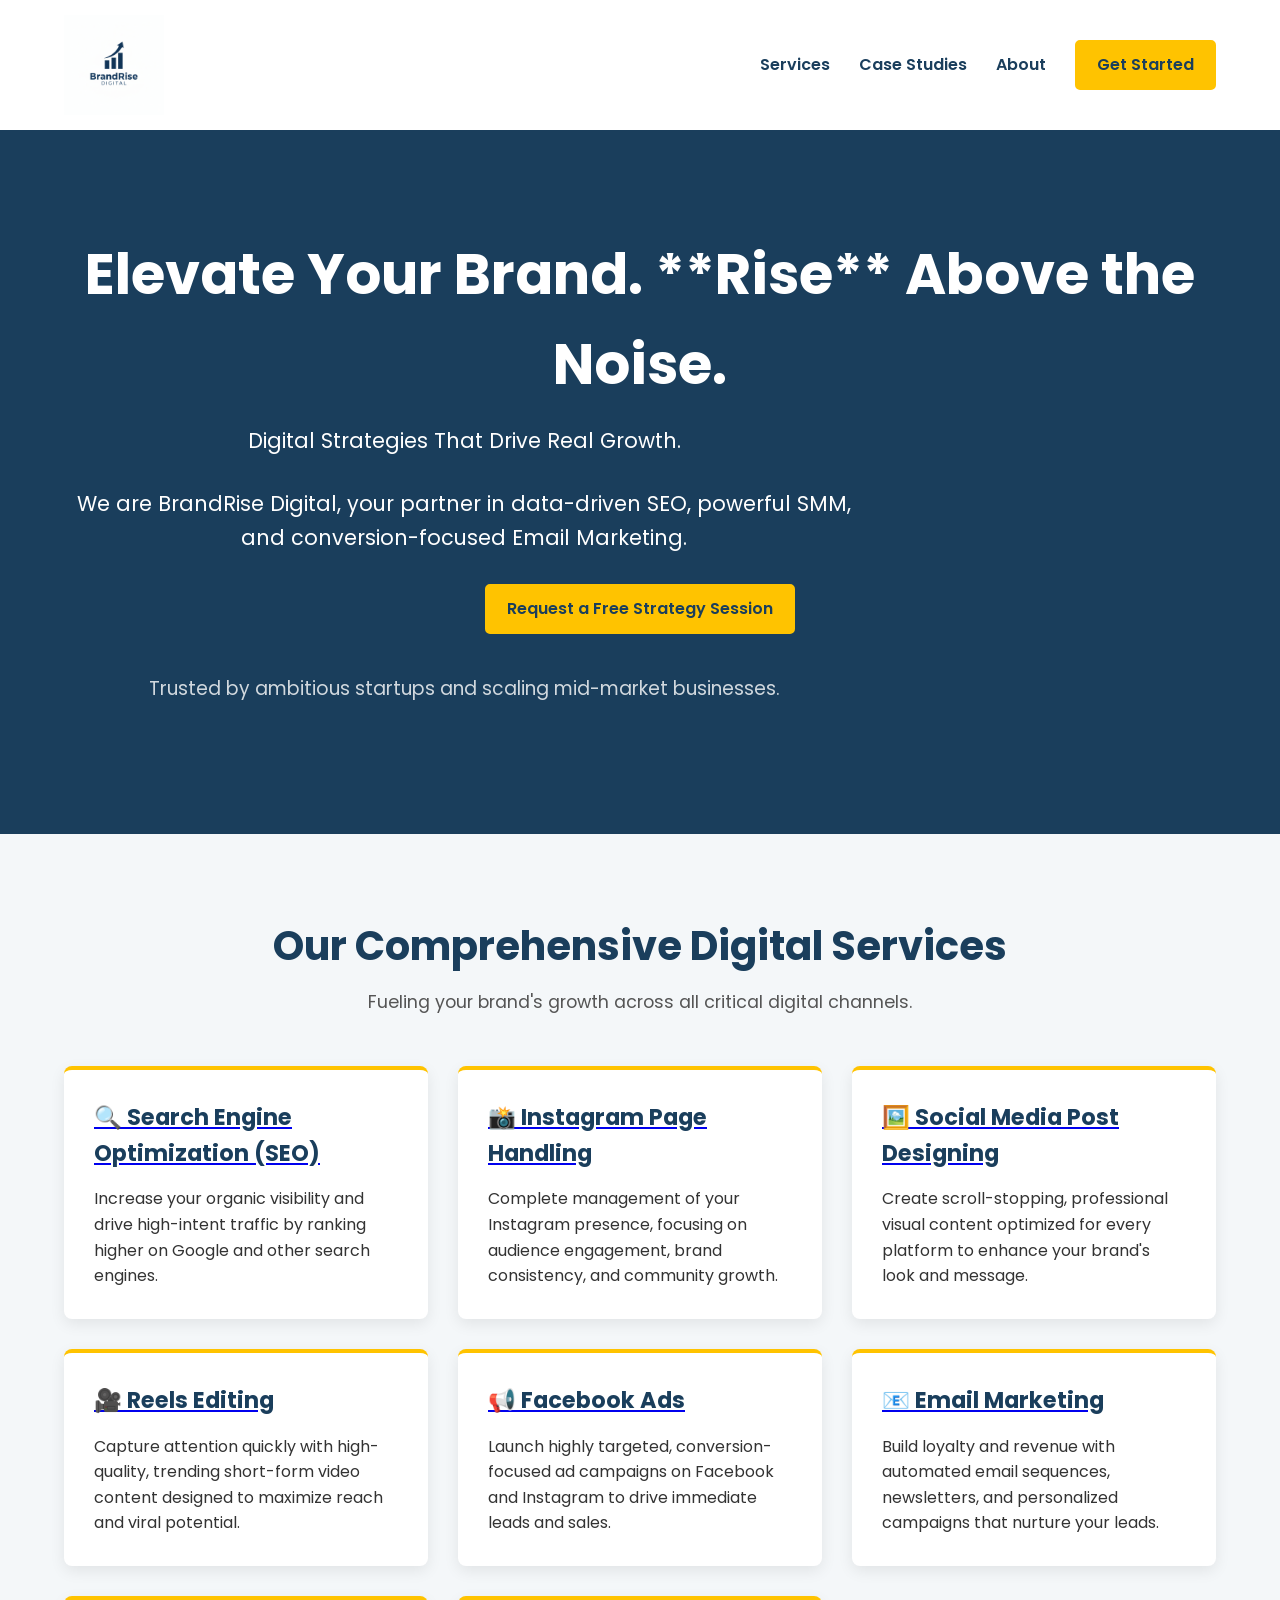
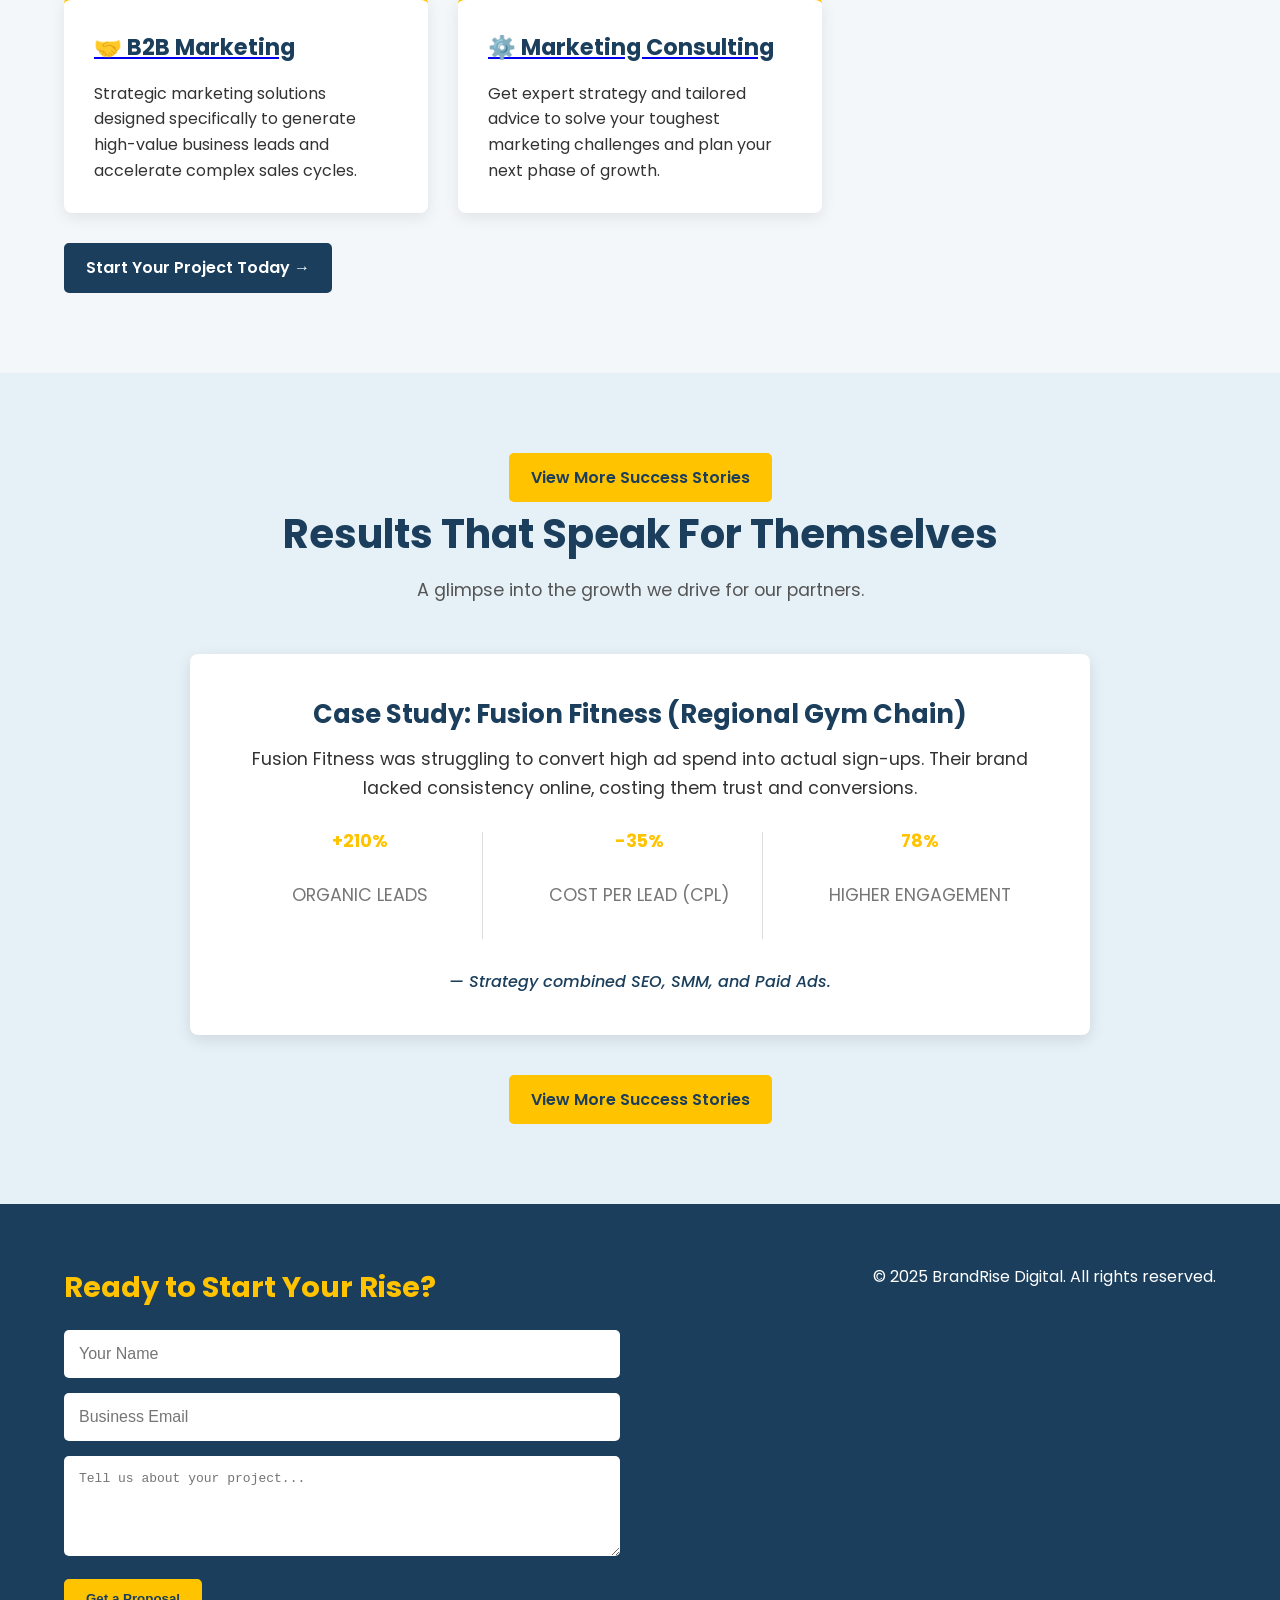
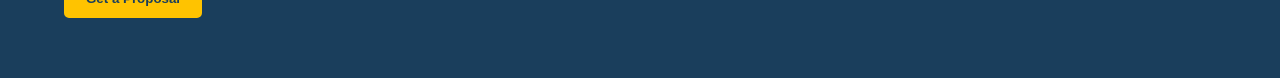
<file: index.html>
<!DOCTYPE html>
<html lang="en">
<head>
    <meta charset="UTF-8">
    <meta name="viewport" content="width=device-width, initial-scale=1.0">
    <title>BrandRise Digital | Elevate Your Digital Success</title>
    <link rel="stylesheet" href="styles.css">
    <link href="https://fonts.googleapis.com/css2?family=Poppins:wght@400;600;700&display=swap" rel="stylesheet">
</head>
<body>

    <header class="main-header">
        <div class="logo">
            <a href="/index.html">
                <img src="./brand logo.png" alt="BrandRise Digital Logo" class="brand-logo">
            </a>
        </div>
        <nav class="desktop-nav">
            <a href="#services">Services</a>
            <a href="#case-studies">Case Studies</a>
           <a href="#" onclick="openModal('about-modal'); return false;">About</a>
            <a href="./contact.html" class="cta-button">Get Started</a>
        </nav>
        <button class="menu-toggle">☰</button>
    </header>

    <section class="hero-section">
        <div class="hero-content">
            <h1>Elevate Your Brand. **Rise** Above the Noise.</h1>
            
            <p>Digital Strategies That Drive Real Growth.</p>
            
            <p>We are BrandRise Digital, your partner in data-driven SEO, powerful SMM, and conversion-focused Email Marketing.</p>
            <a href="#contact" class="primary-cta">Request a Free Strategy Session</a>
            <div class="trust-bar">
                <p>Trusted by ambitious startups and scaling mid-market businesses.</p>
            </div>
        </div>
    </section>

    <section id="services" class="services-section scroll-reveal">
        <h2>Our Comprehensive Digital Services</h2>
        <p class="section-subtitle">Fueling your brand's growth across all critical digital channels.</p>
        
        <div class="services-grid">
            
           <div class="service-card">
               <a href="./seo.html">  <h3>🔍 Search Engine Optimization (SEO)</h3></a>
                <p>Increase your organic visibility and drive high-intent traffic by ranking higher on Google and other search engines.</p>
            </div>
            
            <div class="service-card">
                <a href="./instagram-handling.html"> <h3>📸 Instagram Page Handling</h3></a>
                <p>Complete management of your Instagram presence, focusing on audience engagement, brand consistency, and community growth.</p>
            </div>
            
            <div class="service-card">
              <a href="./smm.html"> <h3>🖼️ Social Media Post Designing</h3></a>
                <p>Create scroll-stopping, professional visual content optimized for every platform to enhance your brand's look and message.</p>
            </div>
            
            <div class="service-card">
               <a href="./editing.html">  <h3>🎥 Reels Editing</h3></a>
                <p>Capture attention quickly with high-quality, trending short-form video content designed to maximize reach and viral potential.</p>
            </div>
            
            <div class="service-card">
                <a href="./paid-ads.html"> <h3>📢 Facebook Ads</h3></a>
                <p>Launch highly targeted, conversion-focused ad campaigns on Facebook and Instagram to drive immediate leads and sales.</p>
            </div>
            
            <div class="service-card">
                <a href="./email-marketing.html"><h3>📧 Email Marketing</h3></a>
                <p>Build loyalty and revenue with automated email sequences, newsletters, and personalized campaigns that nurture your leads.</p>
            </div>
            
            <div class="service-card">
                <a href="./b2b-marketing.html"><h3>🤝 B2B Marketing</h3></a>
                <p>Strategic marketing solutions designed specifically to generate high-value business leads and accelerate complex sales cycles.</p>
            </div>
            
            <div class="service-card">
                <a href="./consulting.html"><h3>⚙️ Marketing Consulting</h3></a>
                <p>Get expert strategy and tailored advice to solve your toughest marketing challenges and plan your next phase of growth.</p>
            </div>

        </div>
        
        <a href="#contact" class="secondary-cta">Start Your Project Today &rarr;</a>
    </section>

    <section id="case-studies" class="case-study-preview scroll-reveal">
        <a href="/case-studies.html" class="primary-cta">View More Success Stories</a>
        <h2>Results That Speak For Themselves</h2>
        <p class="section-subtitle">A glimpse into the growth we drive for our partners.</p>
        
        <div class="case-study-summary">
            <h3>Case Study: Fusion Fitness (Regional Gym Chain)</h3>
            <p>Fusion Fitness was struggling to convert high ad spend into actual sign-ups. Their brand lacked consistency online, costing them trust and conversions.</p>
            
            <div class="results-grid">
                <div class="metric-box">
                    <p class="result-number">+210%</p>
                    <p class="result-label">Organic Leads</p>
                </div>
                <div class="metric-box">
                    <p class="result-number">-35%</p>
                    <p class="result-label">Cost Per Lead (CPL)</p>
                </div>
                <div class="metric-box">
                    <p class="result-number">78%</p>
                    <p class="result-label">Higher Engagement</p>
                </div>
            </div>
            
            <span class="client-name">— Strategy combined SEO, SMM, and Paid Ads.</span>
        </div>
        
        <a href="/case-studies.html" class="primary-cta">View More Success Stories</a>
    </section>
    
    <footer id="contact" class="scroll-reveal">
        <div class="footer-content">
            <div class="contact-form-area">
                <h3>Ready to Start Your Rise?</h3>
                <form action="https://formspree.io/f/xdkjnrko" method="POST">

                    <input type="text" placeholder="Your Name" required>
                    <input type="email" placeholder="Business Email" required>
                    <textarea placeholder="Tell us about your project..." required></textarea>
                    <button type="submit" class="primary-cta">Get a Proposal</button>
                </form>
            </div>
            <div class="footer-info">
                <p>&copy; 2025 BrandRise Digital. All rights reserved.</p>
                </div>
        </div>
    </footer>
<div id="about-modal" class="modal">
        <div class="modal-content">
            <span class="close-button" onclick="closeModal('about-modal');">&times;</span>
            
            <div class="modal-body">
                <h2>Our Story: Why BrandRise Digital?</h2>
                
                <div class="about-section">
                    <h3>1. Our Mission: Beyond Clicks</h3>
                    <p>At **BrandRise Digital**, our mission is simple: to transform ambitious businesses into market leaders through intelligent, data-led digital marketing. We saw a need for an agency that truly connects strategy with tangible business outcomes. We cut through the digital noise to deliver solutions that don't just look good, but perform exceptionally.</p>
                </div>
                
                <div class="about-section">
                    <h3>2. Our Approach: Strategy First</h3>
                    <p>Our process is built on clarity and precision:</p>
                    <ul>
                        <li>**Audit & Define:** We begin by deeply understanding your business, your market, and your competitors.</li>
                        <li>**Custom Strategy:** We craft a holistic plan using your full suite of services (SEO, Social, Email) tailored specifically to your conversion goals.</li>
                        <li>**Execute & Optimize:** We deploy campaigns with precision, constantly monitoring performance and optimizing based on real-time data to ensure maximum ROI.</li>
                    </ul>
                </div>
                
                <div class="about-section">
                    <h3>3. Our People: Your Growth Team</h3>
                    <p>BrandRise Digital is powered by a dedicated team of specialists in content, search, paid media, and B2B strategy. We are committed to transparency, communicating results clearly, and celebrating every milestone achieved together. When you choose BrandRise, you gain a dedicated partner committed to seeing your brand rise to the top.</p>
                </div>

            </div>
        </div>
    </div>
    <script src="script.js"></script>
    
</body>
</html>
</file>
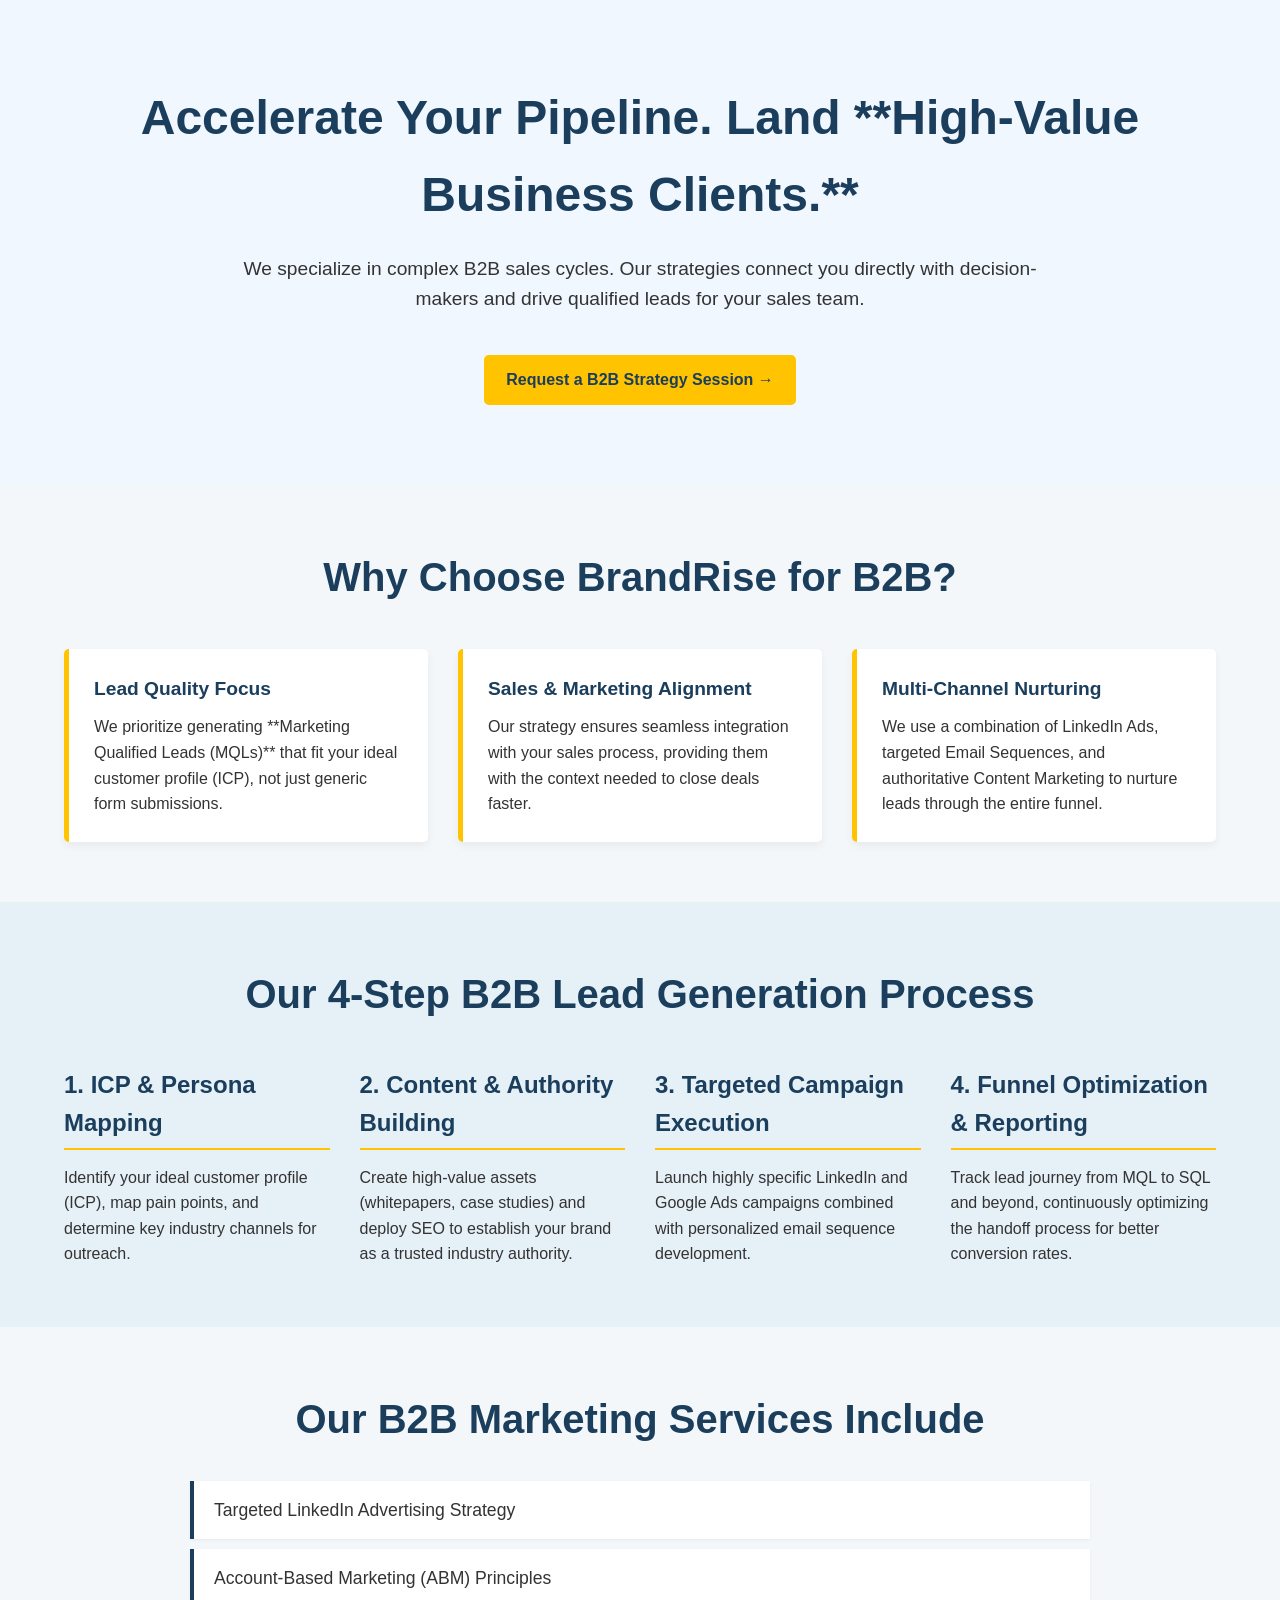
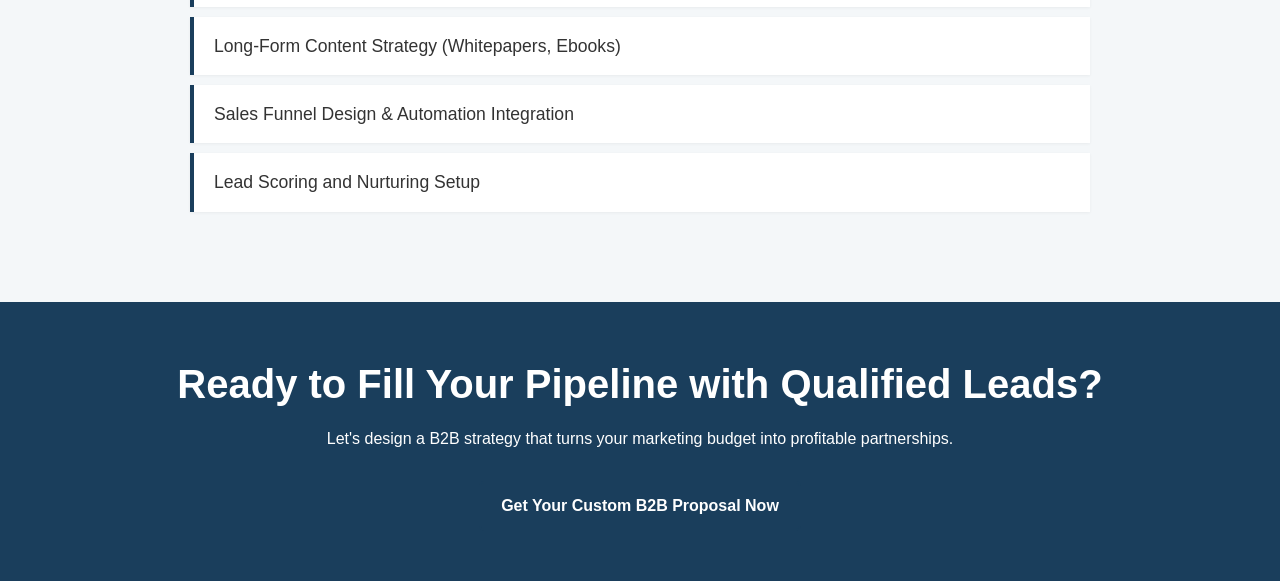
<file: b2b-marketing.html>
<!DOCTYPE html>
<html lang="en">
<head>
    <meta charset="UTF-8">
    <meta name="viewport" content="width=device-width, initial-scale=1.0">
    <title>B2B Marketing Services | BrandRise Digital</title>
    <link rel="stylesheet" href="styles.css">
</head>
<body>
    <main>
        <section class="service-hero">
            <div class="container">
                <h1>Accelerate Your Pipeline. Land **High-Value Business Clients.**</h1>
                <p class="subhead">We specialize in complex B2B sales cycles. Our strategies connect you directly with decision-makers and drive qualified leads for your sales team.</p>
                <a href="#contact-b2b" class="primary-cta">Request a B2B Strategy Session &rarr;</a>
            </div>
        </section>

        <section class="why-seo">
            <h2>Why Choose BrandRise for B2B?</h2>
            <div class="points-grid">
                <div>
                    <h3>Lead Quality Focus</h3>
                    <p>We prioritize generating **Marketing Qualified Leads (MQLs)** that fit your ideal customer profile (ICP), not just generic form submissions.</p>
                </div>
                <div>
                    <h3>Sales & Marketing Alignment</h3>
                    <p>Our strategy ensures seamless integration with your sales process, providing them with the context needed to close deals faster.</p>
                </div>
                <div>
                    <h3>Multi-Channel Nurturing</h3>
                    <p>We use a combination of LinkedIn Ads, targeted Email Sequences, and authoritative Content Marketing to nurture leads through the entire funnel.</p>
                </div>
            </div>
        </section>

        <section class="seo-process">
            <h2>Our 4-Step B2B Lead Generation Process</h2>
            
            <div class="process-steps">
                <div class="step">
                    <h3>1. ICP & Persona Mapping</h3>
                    <p>Identify your ideal customer profile (ICP), map pain points, and determine key industry channels for outreach.</p>
                </div>
                <div class="step">
                    <h3>2. Content & Authority Building</h3>
                    <p>Create high-value assets (whitepapers, case studies) and deploy SEO to establish your brand as a trusted industry authority.</p>
                </div>
                <div class="step">
                    <h3>3. Targeted Campaign Execution</h3>
                    <p>Launch highly specific LinkedIn and Google Ads campaigns combined with personalized email sequence development.</p>
                </div>
                <div class="step">
                    <h3>4. Funnel Optimization & Reporting</h3>
                    <p>Track lead journey from MQL to SQL and beyond, continuously optimizing the handoff process for better conversion rates.</p>
                </div>
            </div>
        </section>

        <section class="seo-offerings">
            <h2>Our B2B Marketing Services Include</h2>
            <ul>
                <li>Targeted LinkedIn Advertising Strategy</li>
                <li>Account-Based Marketing (ABM) Principles</li>
                <li>Long-Form Content Strategy (Whitepapers, Ebooks)</li>
                <li>Sales Funnel Design & Automation Integration</li>
                <li>Lead Scoring and Nurturing Setup</li>
            </ul>
        </section>

        <section id="contact-b2b" class="cta-banner">
            <h2>Ready to Fill Your Pipeline with Qualified Leads?</h2>
            <p>Let's design a B2B strategy that turns your marketing budget into profitable partnerships.</p>
            <a href="/contact.html" class="secondary-cta">Get Your Custom B2B Proposal Now</a>
        </section>
    </main>
    
    </body>
</html>
</file>
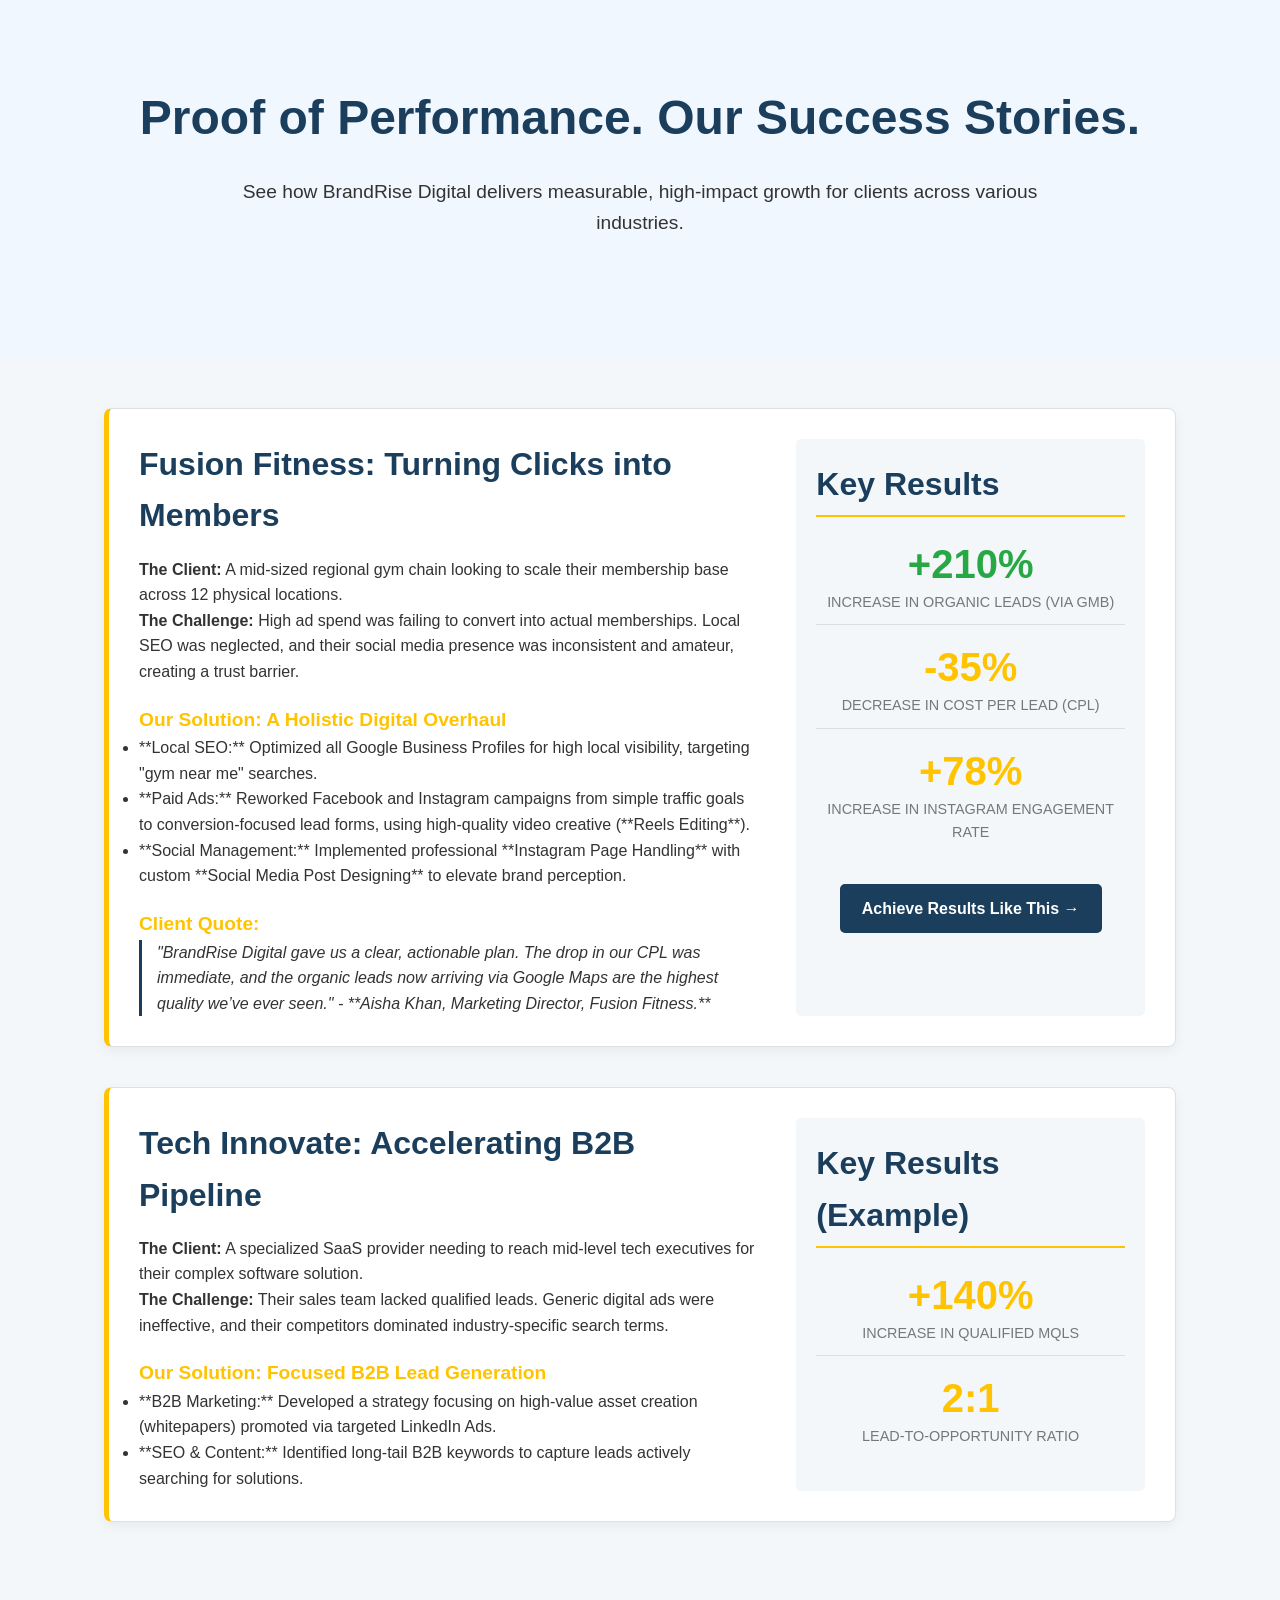
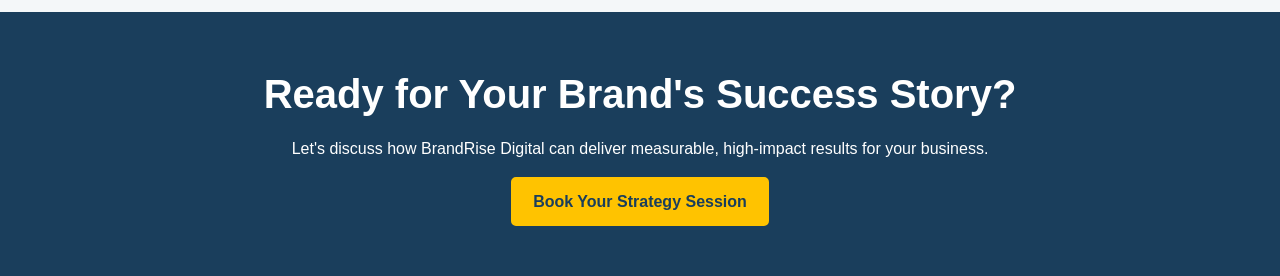
<file: case-studies.html>
<!DOCTYPE html>
<html lang="en">
<head>
    <meta charset="UTF-8">
    <meta name="viewport" content="width=device-width, initial-scale=1.0">
    <title>Case Studies & Success Stories | BrandRise Digital</title>
    <link rel="stylesheet" href="styles.css">
    <style>
        /* Specific styles for the Case Studies page */
        .case-study-list {
            max-width: 1200px;
            margin: 0 auto;
            padding: 50px 5%;
        }
        .study-card {
            background-color: var(--light-bg);
            border: 1px solid #e0e0e0;
            border-left: 5px solid var(--brand-accent);
            padding: 30px;
            margin-bottom: 40px;
            border-radius: 8px;
            box-shadow: 0 4px 12px rgba(0, 0, 0, 0.05);
            display: flex;
            gap: 40px;
        }
        .study-details {
            flex: 2;
        }
        .study-metrics {
            flex: 1;
            background-color: #f4f7f9;
            padding: 20px;
            border-radius: 5px;
            text-align: center;
        }
        .study-card h3 {
            color: var(--brand-blue);
            font-size: 2em;
            margin-bottom: 15px;
        }
        .study-card h4 {
            color: var(--brand-accent);
            margin-top: 20px;
            font-size: 1.2em;
        }
        .key-results .metric-box {
            border-right: none;
            border-bottom: 1px solid #ddd;
            padding: 10px 0;
            margin-bottom: 10px;
        }
        .key-results .metric-box:last-child {
            border-bottom: none;
        }
        
        @media (max-width: 900px) {
            .study-card {
                flex-direction: column;
            }
        }
    </style>
</head>
<body>
    <section class="service-hero">
        <div class="container">
            <h1>Proof of Performance. Our Success Stories.</h1>
            <p class="subhead">See how BrandRise Digital delivers measurable, high-impact growth for clients across various industries.</p>
        </div>
    </section>

    <div class="case-study-list">
        
        <div class="study-card">
            <div class="study-details">
                <h3>Fusion Fitness: Turning Clicks into Members</h3>
                <p><strong>The Client:</strong> A mid-sized regional gym chain looking to scale their membership base across 12 physical locations.</p>
                <p><strong>The Challenge:</strong> High ad spend was failing to convert into actual memberships. Local SEO was neglected, and their social media presence was inconsistent and amateur, creating a trust barrier.</p>
                
                <h4>Our Solution: A Holistic Digital Overhaul</h4>
                <ul>
                    <li>**Local SEO:** Optimized all Google Business Profiles for high local visibility, targeting "gym near me" searches.</li>
                    <li>**Paid Ads:** Reworked Facebook and Instagram campaigns from simple traffic goals to conversion-focused lead forms, using high-quality video creative (**Reels Editing**).</li>
                    <li>**Social Management:** Implemented professional **Instagram Page Handling** with custom **Social Media Post Designing** to elevate brand perception.</li>
                </ul>

                <h4>Client Quote:</h4>
                <blockquote style="border-left: 3px solid var(--brand-blue); padding-left: 15px; font-style: italic;">"BrandRise Digital gave us a clear, actionable plan. The drop in our CPL was immediate, and the organic leads now arriving via Google Maps are the highest quality we’ve ever seen." - **Aisha Khan, Marketing Director, Fusion Fitness.**</blockquote>
            </div>

            <div class="study-metrics study-details">
                <h3 style="color: var(--brand-blue); border-bottom: 2px solid var(--brand-accent); padding-bottom: 5px; text-align: left;">Key Results</h3>
                <div class="key-results">
                    <div class="metric-box">
                        <p class="result-number" style="color: #28a745;">+210%</p>
                        <p class="result-label">Increase in Organic Leads (via GMB)</p>
                    </div>
                    <div class="metric-box">
                        <p class="result-number">-35%</p>
                        <p class="result-label">Decrease in Cost Per Lead (CPL)</p>
                    </div>
                    <div class="metric-box">
                        <p class="result-number">+78%</p>
                        <p class="result-label">Increase in Instagram Engagement Rate</p>
                    </div>
                </div>
                <a href="/contact.html" class="secondary-cta" style="margin-top: 20px;">Achieve Results Like This &rarr;</a>
            </div>
        </div>

        <div class="study-card">
            <div class="study-details">
                <h3>Tech Innovate: Accelerating B2B Pipeline</h3>
                <p><strong>The Client:</strong> A specialized SaaS provider needing to reach mid-level tech executives for their complex software solution.</p>
                <p><strong>The Challenge:</strong> Their sales team lacked qualified leads. Generic digital ads were ineffective, and their competitors dominated industry-specific search terms.</p>
                
                <h4>Our Solution: Focused B2B Lead Generation</h4>
                <ul>
                    <li>**B2B Marketing:** Developed a strategy focusing on high-value asset creation (whitepapers) promoted via targeted LinkedIn Ads.</li>
                    <li>**SEO & Content:** Identified long-tail B2B keywords to capture leads actively searching for solutions.</li>
                </ul>
            </div>
            <div class="study-metrics study-details">
                <h3 style="color: var(--brand-blue); border-bottom: 2px solid var(--brand-accent); padding-bottom: 5px; text-align: left;">Key Results (Example)</h3>
                <div class="key-results">
                    <div class="metric-box">
                        <p class="result-number">+140%</p>
                        <p class="result-label">Increase in Qualified MQLs</p>
                    </div>
                    <div class="metric-box">
                        <p class="result-number">2:1</p>
                        <p class="result-label">Lead-to-Opportunity Ratio</p>
                    </div>
                </div>
            </div>
        </div>

    </div>

    <section id="contact-cta" class="cta-banner" style="margin-top: 0;">
        <h2>Ready for Your Brand's Success Story?</h2>
        <p>Let's discuss how BrandRise Digital can deliver measurable, high-impact results for your business.</p>
        <a href="/contact.html" class="primary-cta" style="margin-top: 15px;">Book Your Strategy Session</a>
    </section>

    </body>
</html>
</file>
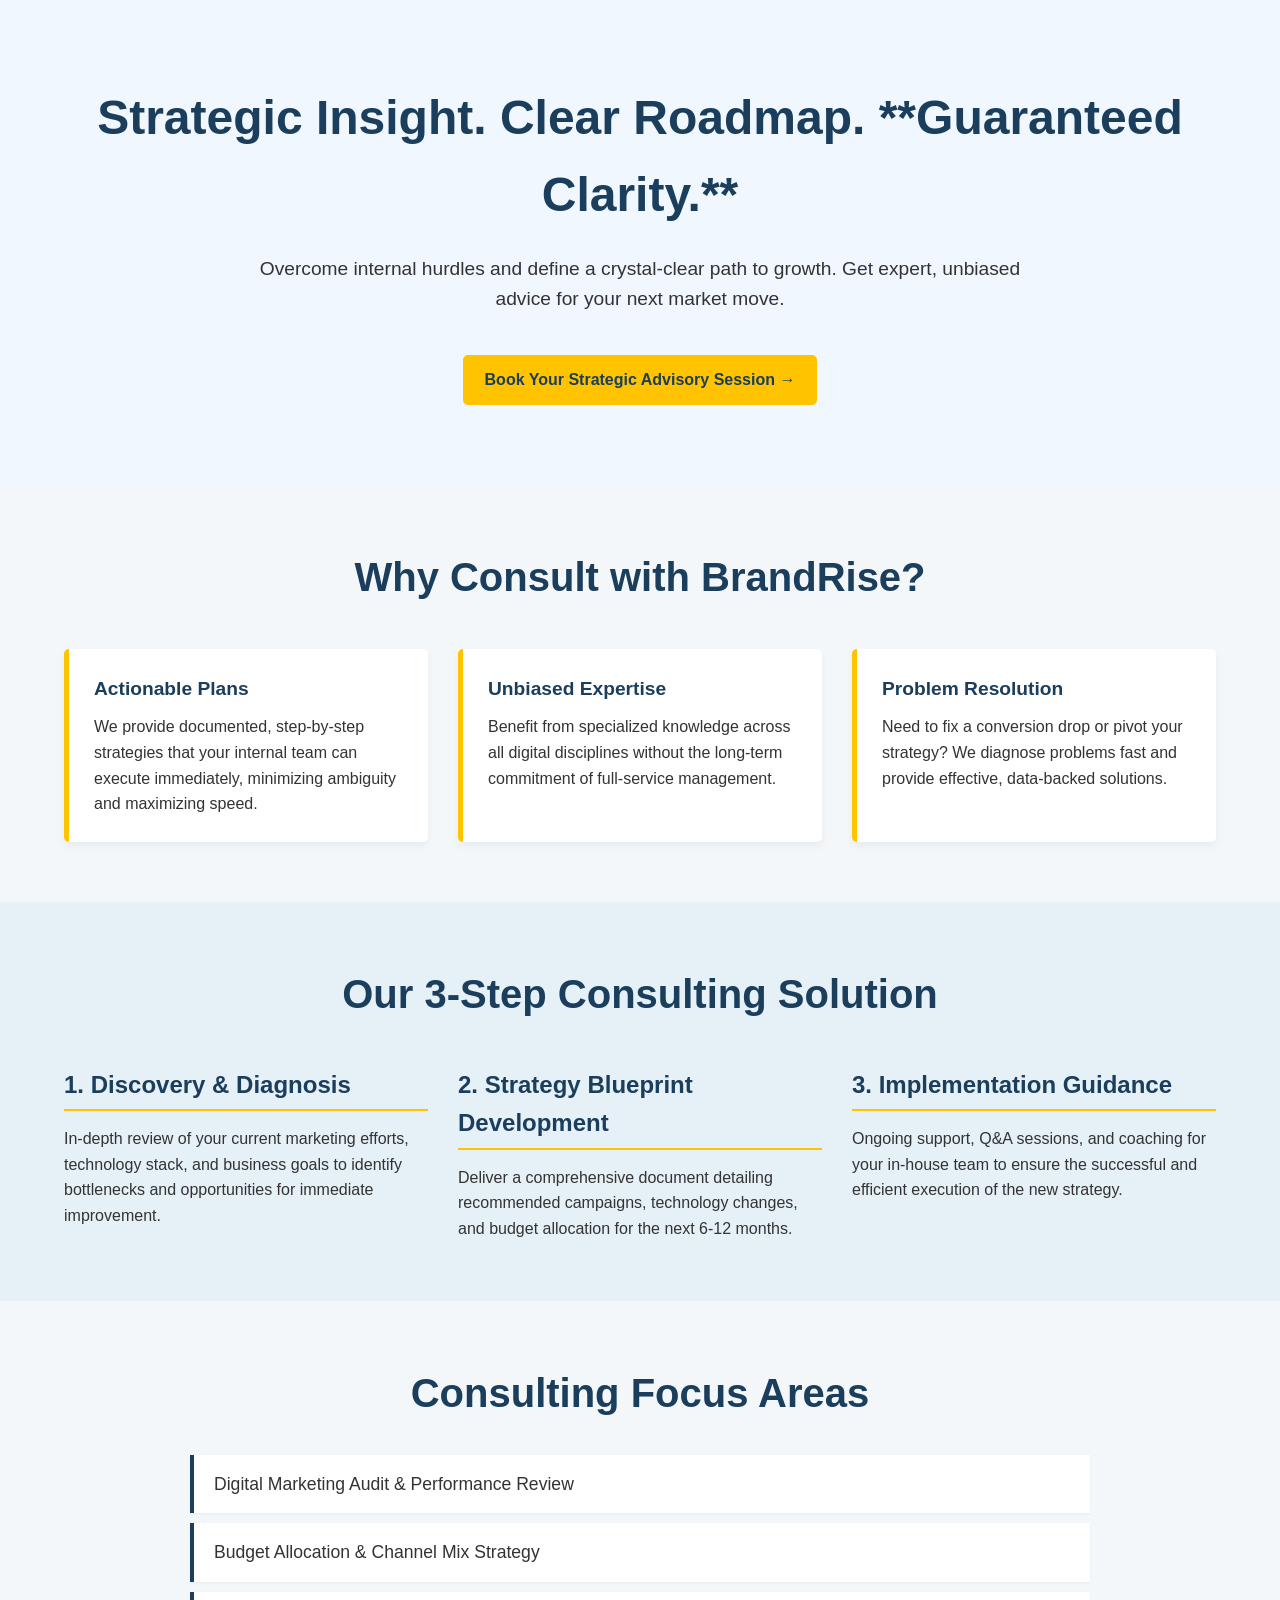
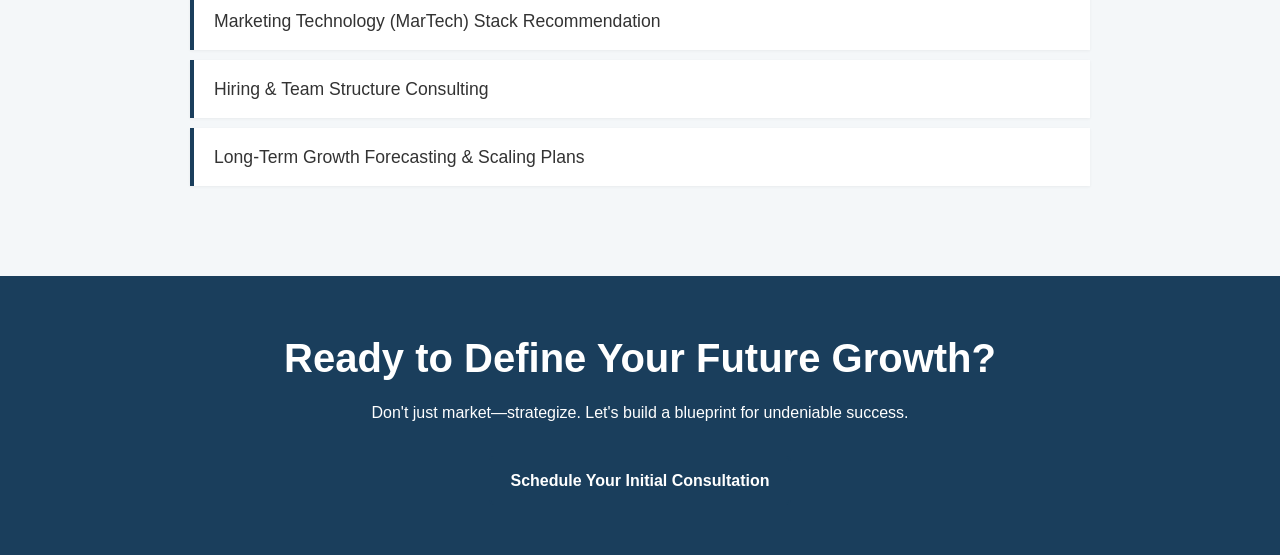
<file: consulting.html>
<!DOCTYPE html>
<html lang="en">
<head>
    <meta charset="UTF-8">
    <meta name="viewport" content="width=device-width, initial-scale=1.0">
    <title>Marketing Consulting | BrandRise Digital</title>
    <link rel="stylesheet" href="styles.css">
</head>
<body>
    <main>
        <section class="service-hero">
            <div class="container">
                <h1>Strategic Insight. Clear Roadmap. **Guaranteed Clarity.**</h1>
                <p class="subhead">Overcome internal hurdles and define a crystal-clear path to growth. Get expert, unbiased advice for your next market move.</p>
                <a href="#contact-consulting" class="primary-cta">Book Your Strategic Advisory Session &rarr;</a>
            </div>
        </section>

        <section class="why-seo">
            <h2>Why Consult with BrandRise?</h2>
            <div class="points-grid">
                <div>
                    <h3>Actionable Plans</h3>
                    <p>We provide documented, step-by-step strategies that your internal team can execute immediately, minimizing ambiguity and maximizing speed.</p>
                </div>
                <div>
                    <h3>Unbiased Expertise</h3>
                    <p>Benefit from specialized knowledge across all digital disciplines without the long-term commitment of full-service management.</p>
                </div>
                <div>
                    <h3>Problem Resolution</h3>
                    <p>Need to fix a conversion drop or pivot your strategy? We diagnose problems fast and provide effective, data-backed solutions.</p>
                </div>
            </div>
        </section>

        <section class="seo-process">
            <h2>Our 3-Step Consulting Solution</h2>
            
            <div class="process-steps">
                <div class="step">
                    <h3>1. Discovery & Diagnosis</h3>
                    <p>In-depth review of your current marketing efforts, technology stack, and business goals to identify bottlenecks and opportunities for immediate improvement.</p>
                </div>
                <div class="step">
                    <h3>2. Strategy Blueprint Development</h3>
                    <p>Deliver a comprehensive document detailing recommended campaigns, technology changes, and budget allocation for the next 6-12 months.</p>
                </div>
                <div class="step">
                    <h3>3. Implementation Guidance</h3>
                    <p>Ongoing support, Q&A sessions, and coaching for your in-house team to ensure the successful and efficient execution of the new strategy.</p>
                </div>
            </div>
        </section>

        <section class="seo-offerings">
            <h2>Consulting Focus Areas</h2>
            <ul>
                <li>Digital Marketing Audit & Performance Review</li>
                <li>Budget Allocation & Channel Mix Strategy</li>
                <li>Marketing Technology (MarTech) Stack Recommendation</li>
                <li>Hiring & Team Structure Consulting</li>
                <li>Long-Term Growth Forecasting & Scaling Plans</li>
            </ul>
        </section>

        <section id="contact-consulting" class="cta-banner">
            <h2>Ready to Define Your Future Growth?</h2>
            <p>Don't just market—strategize. Let's build a blueprint for undeniable success.</p>
            <a href="/contact.html" class="secondary-cta">Schedule Your Initial Consultation</a>
        </section>
    </main>
    
    </body>
</html>
</file>
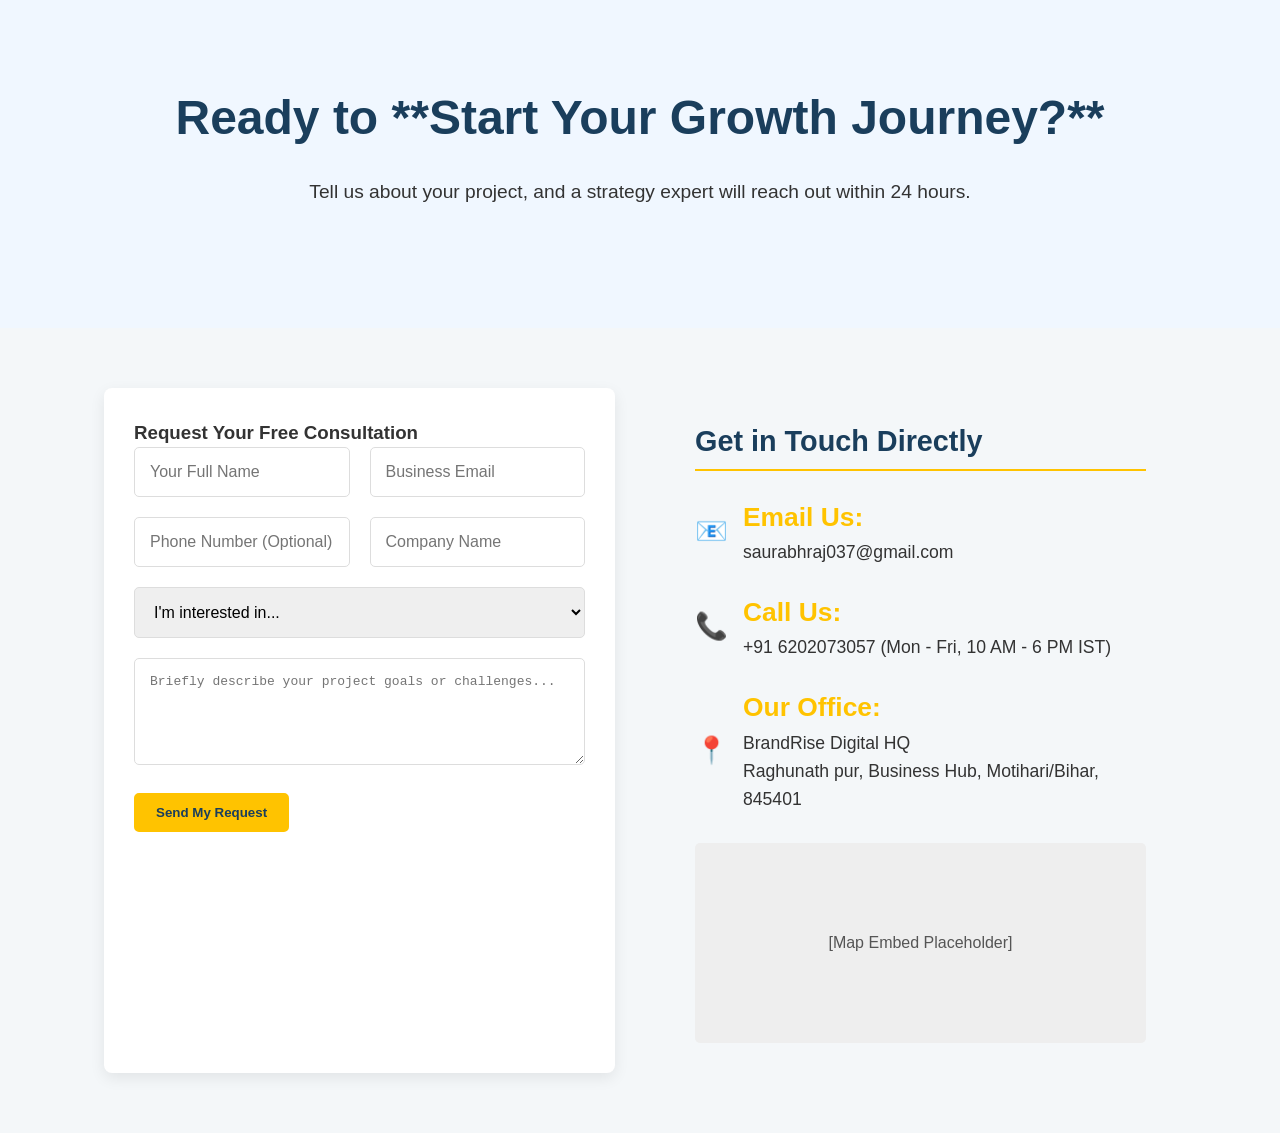
<file: contact.html>
<!DOCTYPE html>
<html lang="en">
<head>
    <meta charset="UTF-8">
    <meta name="viewport" content="width=device-width, initial-scale=1.0">
    <title>Contact BrandRise Digital | Start Your Growth</title>
    <link rel="stylesheet" href="styles.css">
    <style>
        /* Add specific styles for the contact page layout */
        .contact-content {
            display: flex;
            justify-content: space-between;
            gap: 50px;
            max-width: 1200px;
            margin: 60px auto;
            padding: 0 5%;
        }
        .contact-form-container, .contact-info-container {
            flex: 1;
            padding: 30px;
            border-radius: 8px;
        }
        .contact-form-container {
            background-color: var(--light-bg);
            box-shadow: 0 5px 15px rgba(0, 0, 0, 0.08);
        }
        .contact-info-container h3 {
            color: var(--brand-blue);
            margin-top: 0;
            margin-bottom: 25px;
            font-size: 1.8em;
            border-bottom: 2px solid var(--brand-accent);
            padding-bottom: 5px;
        }
        .info-item {
            margin-bottom: 25px;
            font-size: 1.1em;
            display: flex;
            align-items: center;
        }
        .info-item strong {
            margin-right: 15px;
            color: var(--brand-accent);
            font-size: 1.5em; /* Icon size */
        }

        /* Reusing form styles from the footer */
        .contact-form-container input[type="text"], 
        .contact-form-container input[type="email"],
        .contact-form-container input[type="tel"],
        .contact-form-container select,
        .contact-form-container textarea {
            width: 100%;
            padding: 15px;
            margin-bottom: 20px;
            border: 1px solid #ddd;
            border-radius: 5px;
            font-size: 1em;
            box-sizing: border-box;
        }
        
        /* Form row for side-by-side inputs */
        .form-row {
            display: flex;
            gap: 20px;
        }
        .form-row input {
            flex: 1;
        }
        
        @media (max-width: 900px) {
            .contact-content {
                flex-direction: column;
            }
            .form-row {
                flex-direction: column;
            }
        }
    </style>
</head>
<body>
    <section class="service-hero">
        <div class="container">
            <h1>Ready to **Start Your Growth Journey?**</h1>
            <p class="subhead">Tell us about your project, and a strategy expert will reach out within 24 hours.</p>
        </div>
    </section>

    <div class="contact-content">
        <div class="contact-form-container">
            <h3>Request Your Free Consultation</h3>
            <form action="https://formspree.io/f/xdkjnrko" method="POST">
                
                <div class="form-row">
                    <input type="text" name="name" placeholder="Your Full Name" required>
                    <input type="email" name="email" placeholder="Business Email" required>
                </div>

                <div class="form-row">
                    <input type="tel" name="phone" placeholder="Phone Number (Optional)">
                    <input type="text" name="company" placeholder="Company Name" required>
                </div>
                
                <select name="service-interest" required>
                    <option value="">I'm interested in...</option>
                    <option value="SEO">Search Engine Optimization (SEO)</option>
                    <option value="SMM">Social Media Marketing (SMM)</option>
                    <option value="PaidAds">Facebook Ads & Paid Media</option>
                    <option value="B2B">B2B Lead Generation</option>
                    <option value="Consulting">Marketing Consulting</option>
                    <option value="Other">Other Digital Services</option>
                </select>

                <textarea name="message" placeholder="Briefly describe your project goals or challenges..." rows="5" required></textarea>
                
                <button type="submit" class="primary-cta">Send My Request</button>
            </form>
        </div>

        <div class="contact-info-container">
            <h3>Get in Touch Directly</h3>
            
            <div class="info-item">
                <strong>📧</strong> 
                <div>
                    <p><strong>Email Us:</strong></p>
                    <p>saurabhraj037@gmail.com</p>
                </div>
            </div>
            
            <div class="info-item">
                <strong>📞</strong> 
                <div>
                    <p><strong>Call Us:</strong></p>
                    <p>+91 6202073057 (Mon - Fri, 10 AM - 6 PM IST)</p>
                </div>
            </div>

            <div class="info-item">
                <strong>📍</strong> 
                <div>
                    <p><strong>Our Office:</strong></p>
                    <p>BrandRise Digital HQ</p>
                    <p>Raghunath pur, Business Hub, Motihari/Bihar, 845401</p>
                </div>
            </div>
            
            <div style="height: 200px; background-color: #eee; margin-top: 30px; border-radius: 5px; display: flex; align-items: center; justify-content: center; color: #555;">
                [Map Embed Placeholder]
            </div>
        </div>
    </div>
    
    </body>
</html>
</file>
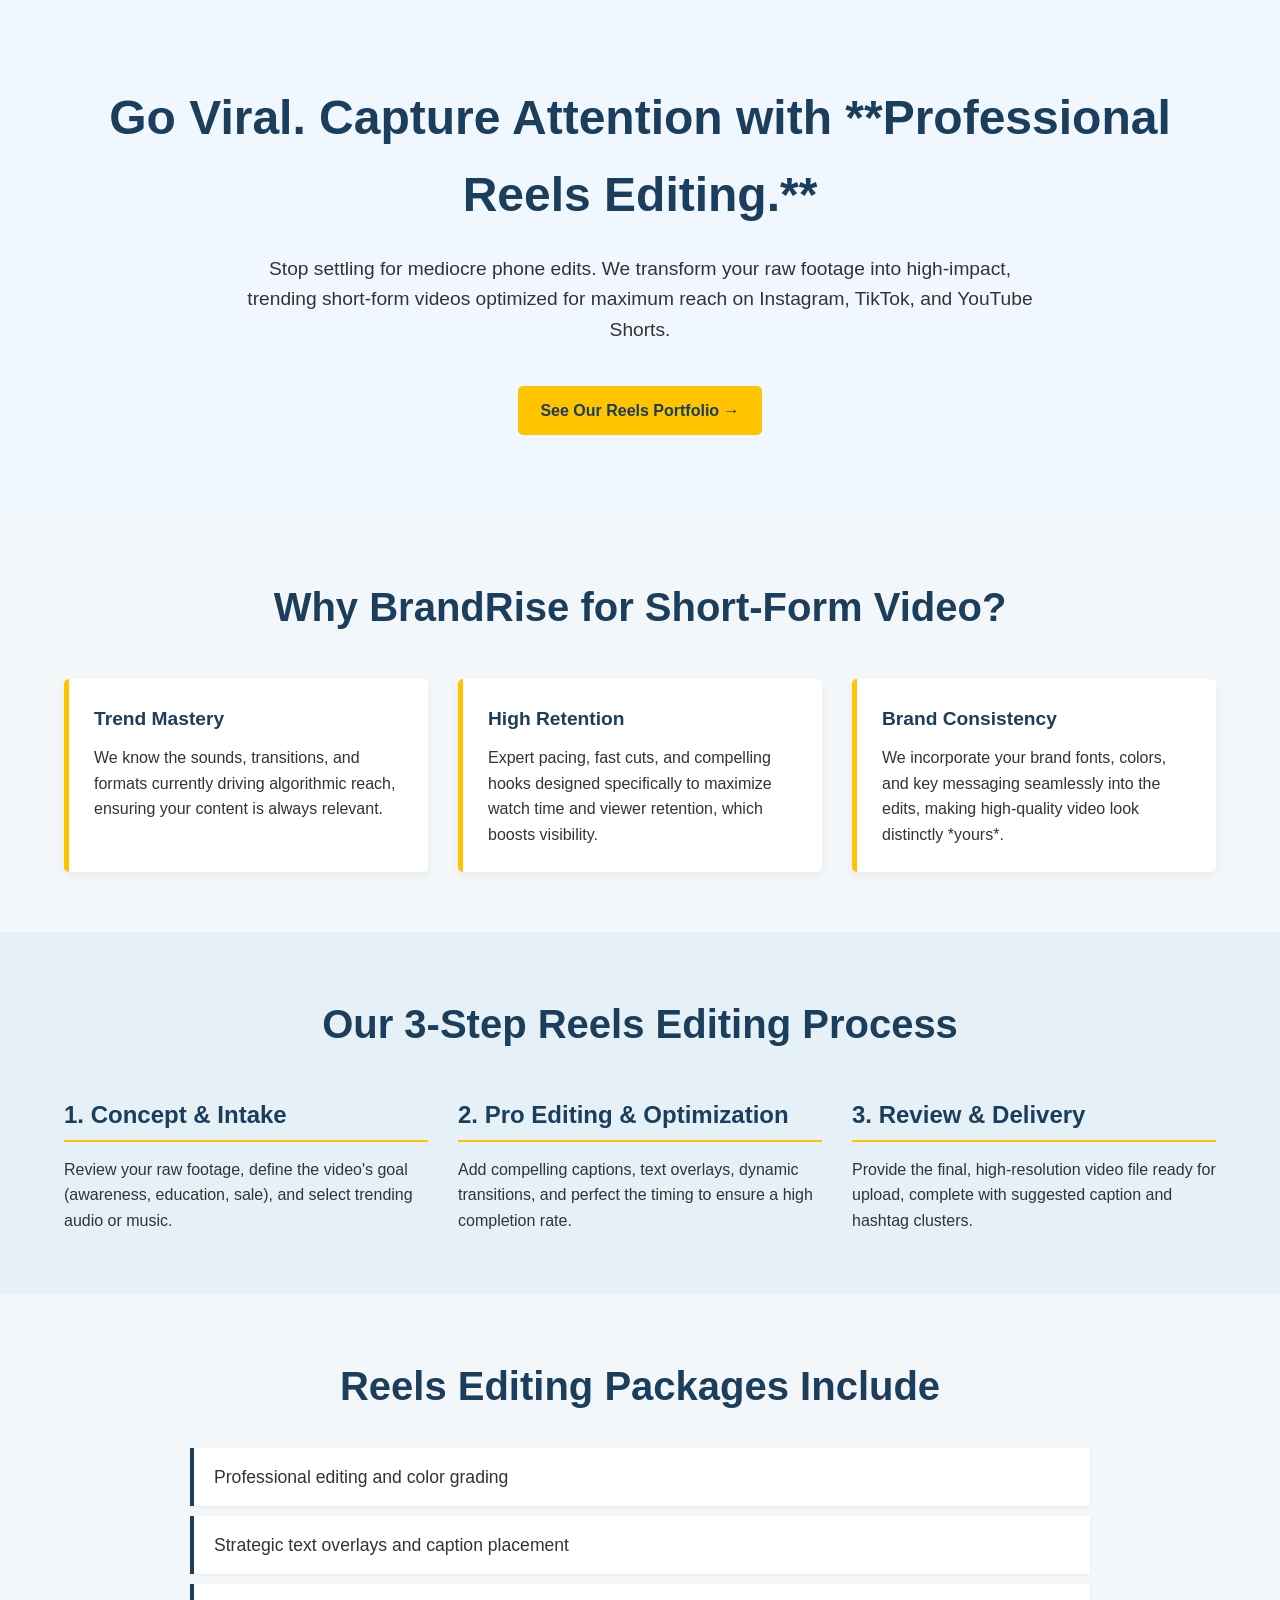
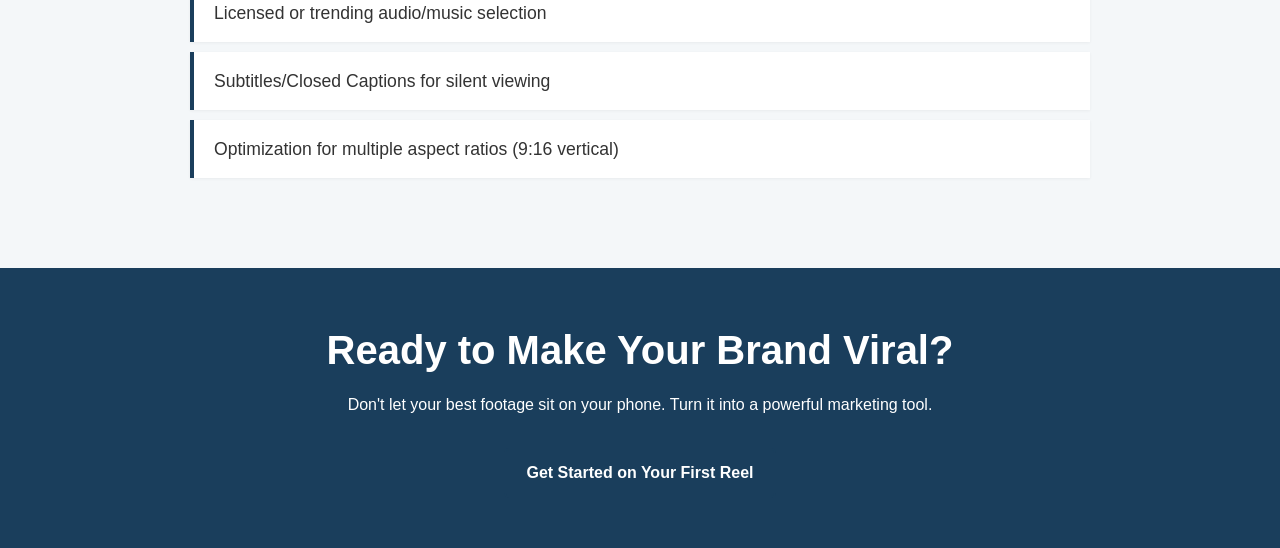
<file: editing.html>
<!DOCTYPE html>
<html lang="en">
<head>
    <meta charset="UTF-8">
    <meta name="viewport" content="width=device-width, initial-scale=1.0">
    <title>Reels Editing Services | BrandRise Digital</title>
    <link rel="stylesheet" href="styles.css">
</head>
<body>
    <main>
        <section class="service-hero">
            <div class="container">
                <h1>Go Viral. Capture Attention with **Professional Reels Editing.**</h1>
                <p class="subhead">Stop settling for mediocre phone edits. We transform your raw footage into high-impact, trending short-form videos optimized for maximum reach on Instagram, TikTok, and YouTube Shorts.</p>
                <a href="#contact-reels" class="primary-cta">See Our Reels Portfolio &rarr;</a>
            </div>
        </section>

        <section class="why-seo">
            <h2>Why BrandRise for Short-Form Video?</h2>
            <div class="points-grid">
                <div>
                    <h3>Trend Mastery</h3>
                    <p>We know the sounds, transitions, and formats currently driving algorithmic reach, ensuring your content is always relevant.</p>
                </div>
                <div>
                    <h3>High Retention</h3>
                    <p>Expert pacing, fast cuts, and compelling hooks designed specifically to maximize watch time and viewer retention, which boosts visibility.</p>
                </div>
                <div>
                    <h3>Brand Consistency</h3>
                    <p>We incorporate your brand fonts, colors, and key messaging seamlessly into the edits, making high-quality video look distinctly *yours*.</p>
                </div>
            </div>
        </section>

        <section class="seo-process">
            <h2>Our 3-Step Reels Editing Process</h2>
            
            <div class="process-steps">
                <div class="step">
                    <h3>1. Concept & Intake</h3>
                    <p>Review your raw footage, define the video's goal (awareness, education, sale), and select trending audio or music.</p>
                </div>
                <div class="step">
                    <h3>2. Pro Editing & Optimization</h3>
                    <p>Add compelling captions, text overlays, dynamic transitions, and perfect the timing to ensure a high completion rate.</p>
                </div>
                <div class="step">
                    <h3>3. Review & Delivery</h3>
                    <p>Provide the final, high-resolution video file ready for upload, complete with suggested caption and hashtag clusters.</p>
                </div>
            </div>
        </section>

        <section class="seo-offerings">
            <h2>Reels Editing Packages Include</h2>
            <ul>
                <li>Professional editing and color grading</li>
                <li>Strategic text overlays and caption placement</li>
                <li>Licensed or trending audio/music selection</li>
                <li>Subtitles/Closed Captions for silent viewing</li>
                <li>Optimization for multiple aspect ratios (9:16 vertical)</li>
            </ul>
        </section>

        <section id="contact-reels" class="cta-banner">
            <h2>Ready to Make Your Brand Viral?</h2>
            <p>Don't let your best footage sit on your phone. Turn it into a powerful marketing tool.</p>
            <a href="/contact.html" class="secondary-cta">Get Started on Your First Reel</a>
        </section>
    </main>
    
    </body>
</html>
</file>
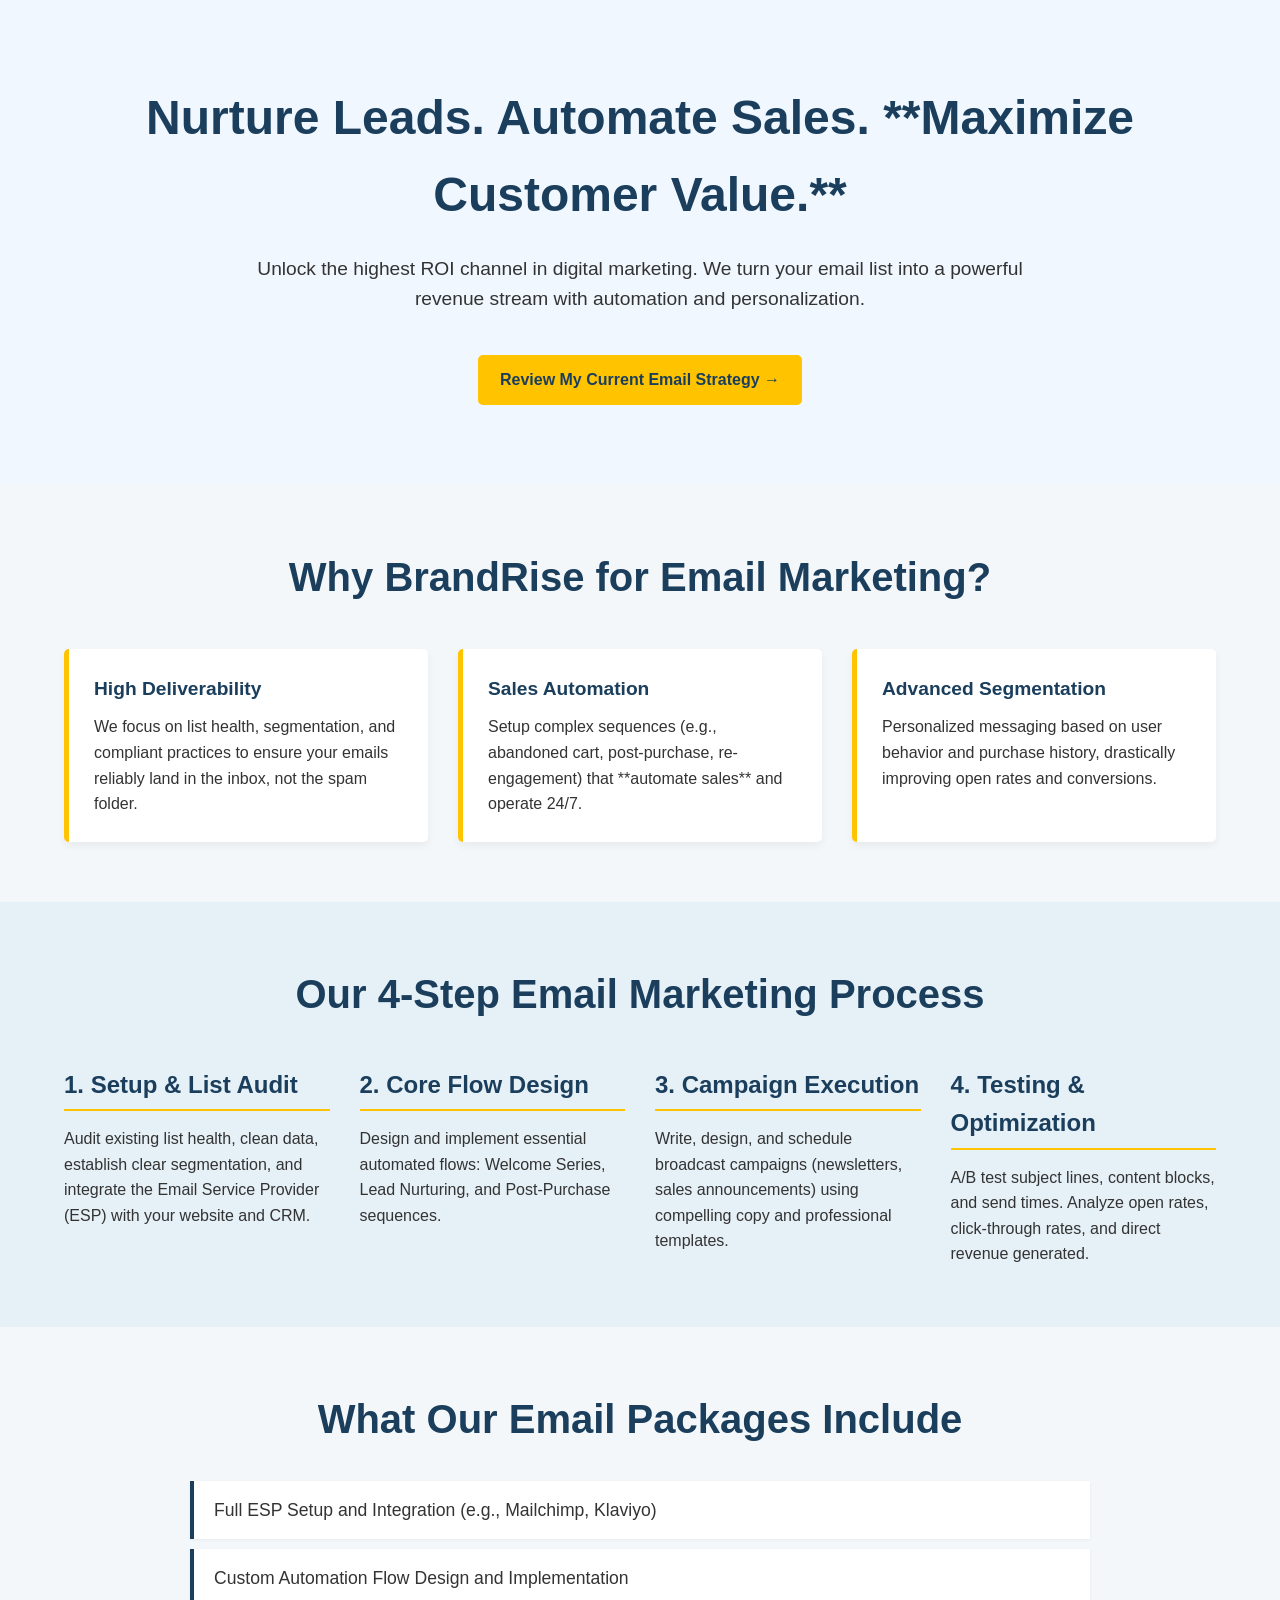
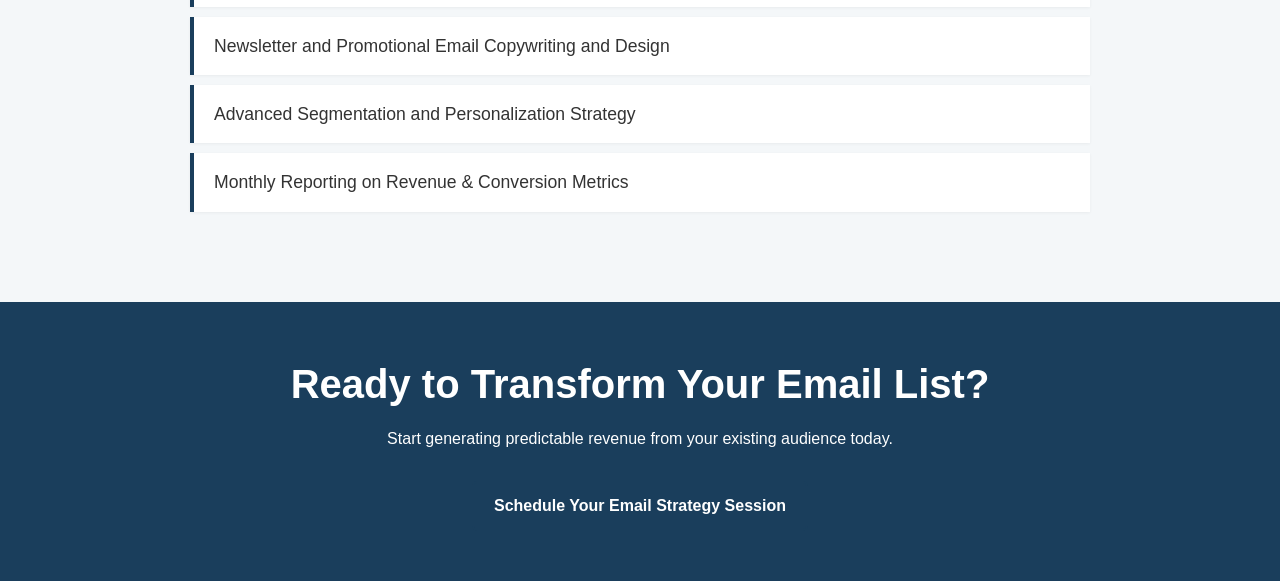
<file: email-marketing.html>
<!DOCTYPE html>
<html lang="en">
<head>
    <meta charset="UTF-8">
    <meta name="viewport" content="width=device-width, initial-scale=1.0">
    <title>Email Marketing Services | BrandRise Digital</title>
    <link rel="stylesheet" href="styles.css">
</head>
<body>
    <main>
        <section class="service-hero">
            <div class="container">
                <h1>Nurture Leads. Automate Sales. **Maximize Customer Value.**</h1>
                <p class="subhead">Unlock the highest ROI channel in digital marketing. We turn your email list into a powerful revenue stream with automation and personalization.</p>
                <a href="#contact-email" class="primary-cta">Review My Current Email Strategy &rarr;</a>
            </div>
        </section>

        <section class="why-seo">
            <h2>Why BrandRise for Email Marketing?</h2>
            <div class="points-grid">
                <div>
                    <h3>High Deliverability</h3>
                    <p>We focus on list health, segmentation, and compliant practices to ensure your emails reliably land in the inbox, not the spam folder.</p>
                </div>
                <div>
                    <h3>Sales Automation</h3>
                    <p>Setup complex sequences (e.g., abandoned cart, post-purchase, re-engagement) that **automate sales** and operate 24/7.</p>
                </div>
                <div>
                    <h3>Advanced Segmentation</h3>
                    <p>Personalized messaging based on user behavior and purchase history, drastically improving open rates and conversions.</p>
                </div>
            </div>
        </section>

        <section class="seo-process">
            <h2>Our 4-Step Email Marketing Process</h2>
            
            <div class="process-steps">
                <div class="step">
                    <h3>1. Setup & List Audit</h3>
                    <p>Audit existing list health, clean data, establish clear segmentation, and integrate the Email Service Provider (ESP) with your website and CRM.</p>
                </div>
                <div class="step">
                    <h3>2. Core Flow Design</h3>
                    <p>Design and implement essential automated flows: Welcome Series, Lead Nurturing, and Post-Purchase sequences.</p>
                </div>
                <div class="step">
                    <h3>3. Campaign Execution</h3>
                    <p>Write, design, and schedule broadcast campaigns (newsletters, sales announcements) using compelling copy and professional templates.</p>
                </div>
                <div class="step">
                    <h3>4. Testing & Optimization</h3>
                    <p>A/B test subject lines, content blocks, and send times. Analyze open rates, click-through rates, and direct revenue generated.</p>
                </div>
            </div>
        </section>

        <section class="seo-offerings">
            <h2>What Our Email Packages Include</h2>
            <ul>
                <li>Full ESP Setup and Integration (e.g., Mailchimp, Klaviyo)</li>
                <li>Custom Automation Flow Design and Implementation</li>
                <li>Newsletter and Promotional Email Copywriting and Design</li>
                <li>Advanced Segmentation and Personalization Strategy</li>
                <li>Monthly Reporting on Revenue & Conversion Metrics</li>
            </ul>
        </section>

        <section id="contact-email" class="cta-banner">
            <h2>Ready to Transform Your Email List?</h2>
            <p>Start generating predictable revenue from your existing audience today.</p>
            <a href="/contact.html" class="secondary-cta">Schedule Your Email Strategy Session</a>
        </section>
    </main>
    
    </body>
</html>
</file>
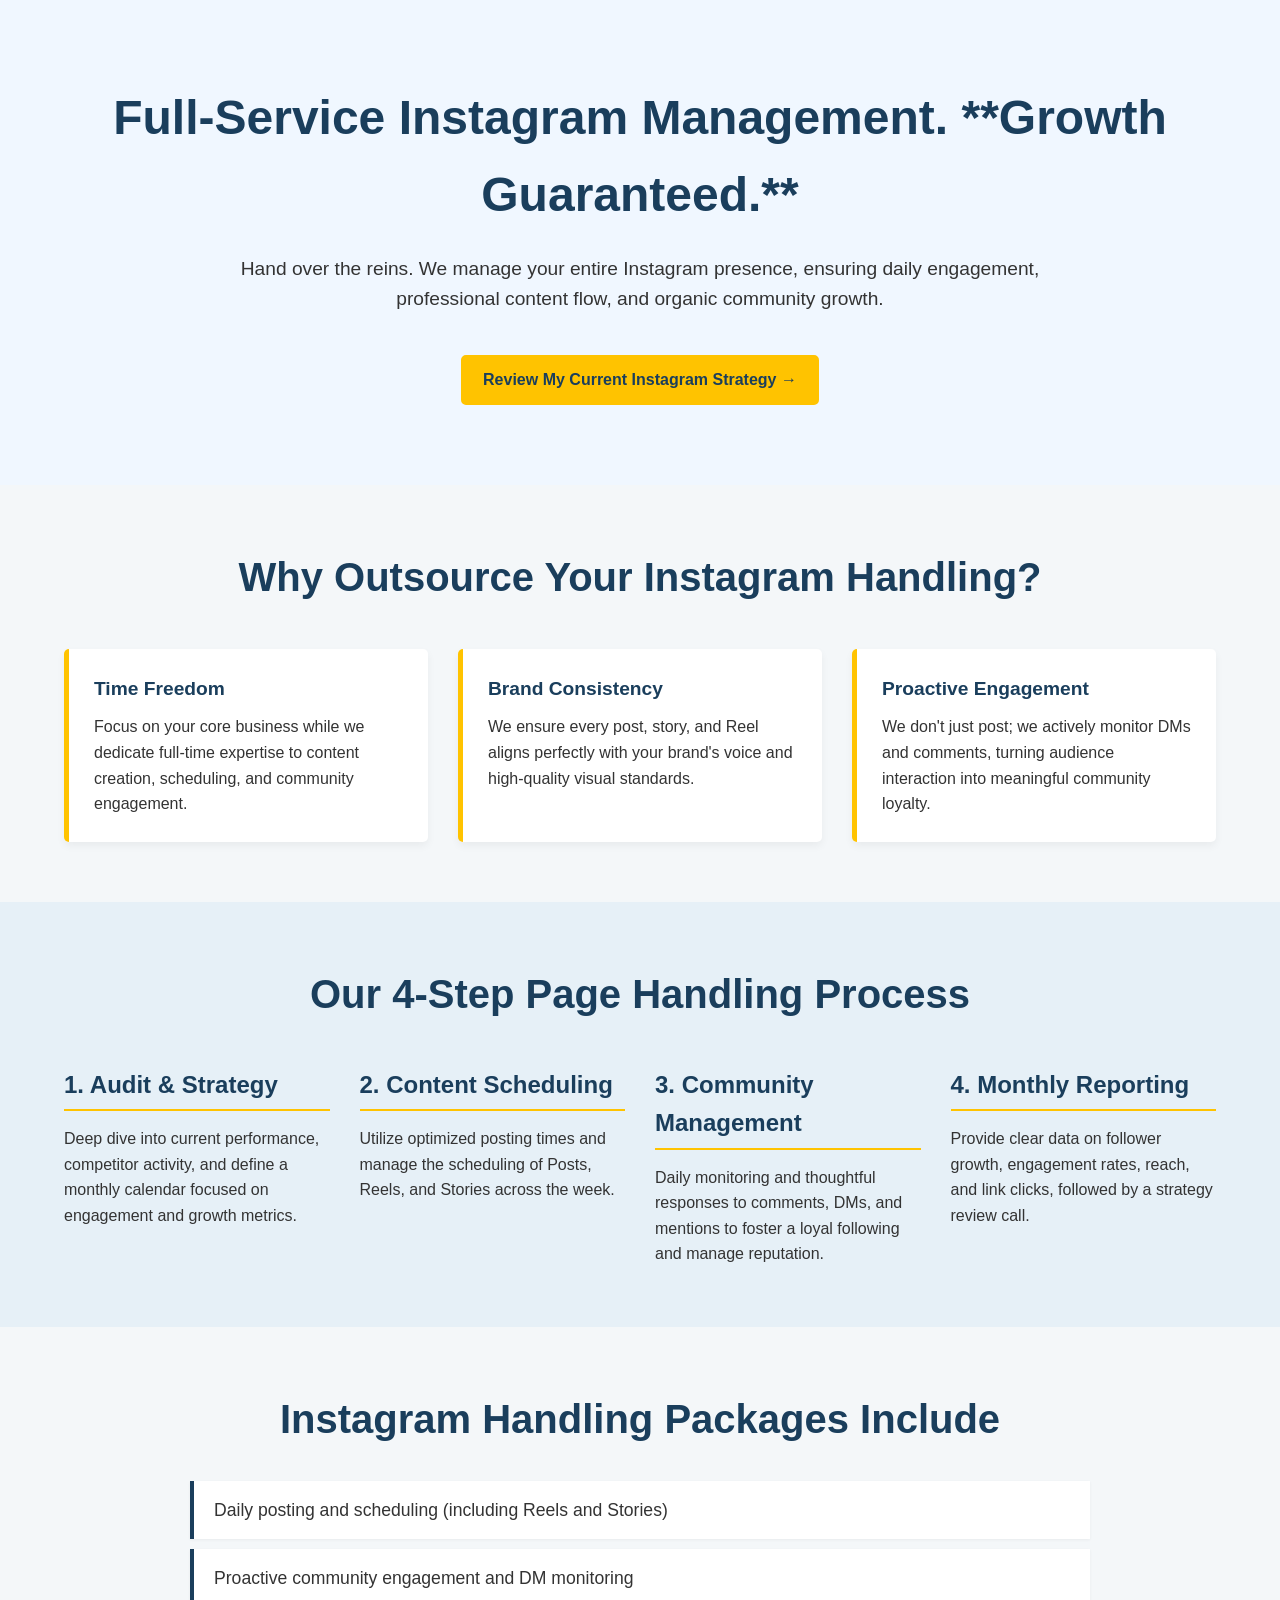
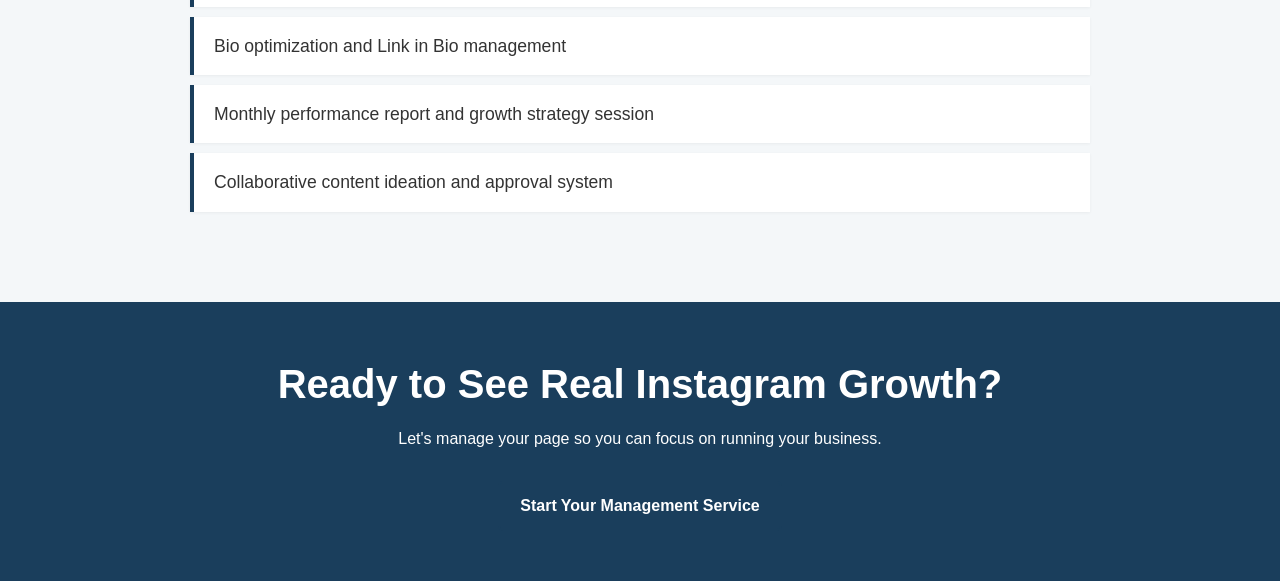
<file: instagram-handling.html>
<!DOCTYPE html>
<html lang="en">
<head>
    <meta charset="UTF-8">
    <meta name="viewport" content="width=device-width, initial-scale=1.0">
    <title>Instagram Page Handling | BrandRise Digital</title>
    <link rel="stylesheet" href="styles.css">
</head>
<body>
    <main>
        <section class="service-hero">
            <div class="container">
                <h1>Full-Service Instagram Management. **Growth Guaranteed.**</h1>
                <p class="subhead">Hand over the reins. We manage your entire Instagram presence, ensuring daily engagement, professional content flow, and organic community growth.</p>
                <a href="#contact-insta" class="primary-cta">Review My Current Instagram Strategy &rarr;</a>
            </div>
        </section>

        <section class="why-seo">
            <h2>Why Outsource Your Instagram Handling?</h2>
            <div class="points-grid">
                <div>
                    <h3>Time Freedom</h3>
                    <p>Focus on your core business while we dedicate full-time expertise to content creation, scheduling, and community engagement.</p>
                </div>
                <div>
                    <h3>Brand Consistency</h3>
                    <p>We ensure every post, story, and Reel aligns perfectly with your brand's voice and high-quality visual standards.</p>
                </div>
                <div>
                    <h3>Proactive Engagement</h3>
                    <p>We don't just post; we actively monitor DMs and comments, turning audience interaction into meaningful community loyalty.</p>
                </div>
            </div>
        </section>

        <section class="seo-process">
            <h2>Our 4-Step Page Handling Process</h2>
            
            <div class="process-steps">
                <div class="step">
                    <h3>1. Audit & Strategy</h3>
                    <p>Deep dive into current performance, competitor activity, and define a monthly calendar focused on engagement and growth metrics.</p>
                </div>
                <div class="step">
                    <h3>2. Content Scheduling</h3>
                    <p>Utilize optimized posting times and manage the scheduling of Posts, Reels, and Stories across the week.</p>
                </div>
                <div class="step">
                    <h3>3. Community Management</h3>
                    <p>Daily monitoring and thoughtful responses to comments, DMs, and mentions to foster a loyal following and manage reputation.</p>
                </div>
                <div class="step">
                    <h3>4. Monthly Reporting</h3>
                    <p>Provide clear data on follower growth, engagement rates, reach, and link clicks, followed by a strategy review call.</p>
                </div>
            </div>
        </section>

        <section class="seo-offerings">
            <h2>Instagram Handling Packages Include</h2>
            <ul>
                <li>Daily posting and scheduling (including Reels and Stories)</li>
                <li>Proactive community engagement and DM monitoring</li>
                <li>Bio optimization and Link in Bio management</li>
                <li>Monthly performance report and growth strategy session</li>
                <li>Collaborative content ideation and approval system</li>
            </ul>
        </section>

        <section id="contact-insta" class="cta-banner">
            <h2>Ready to See Real Instagram Growth?</h2>
            <p>Let's manage your page so you can focus on running your business.</p>
            <a href="/contact.html" class="secondary-cta">Start Your Management Service</a>
        </section>
    </main>
    
    </body>
</html>
</file>
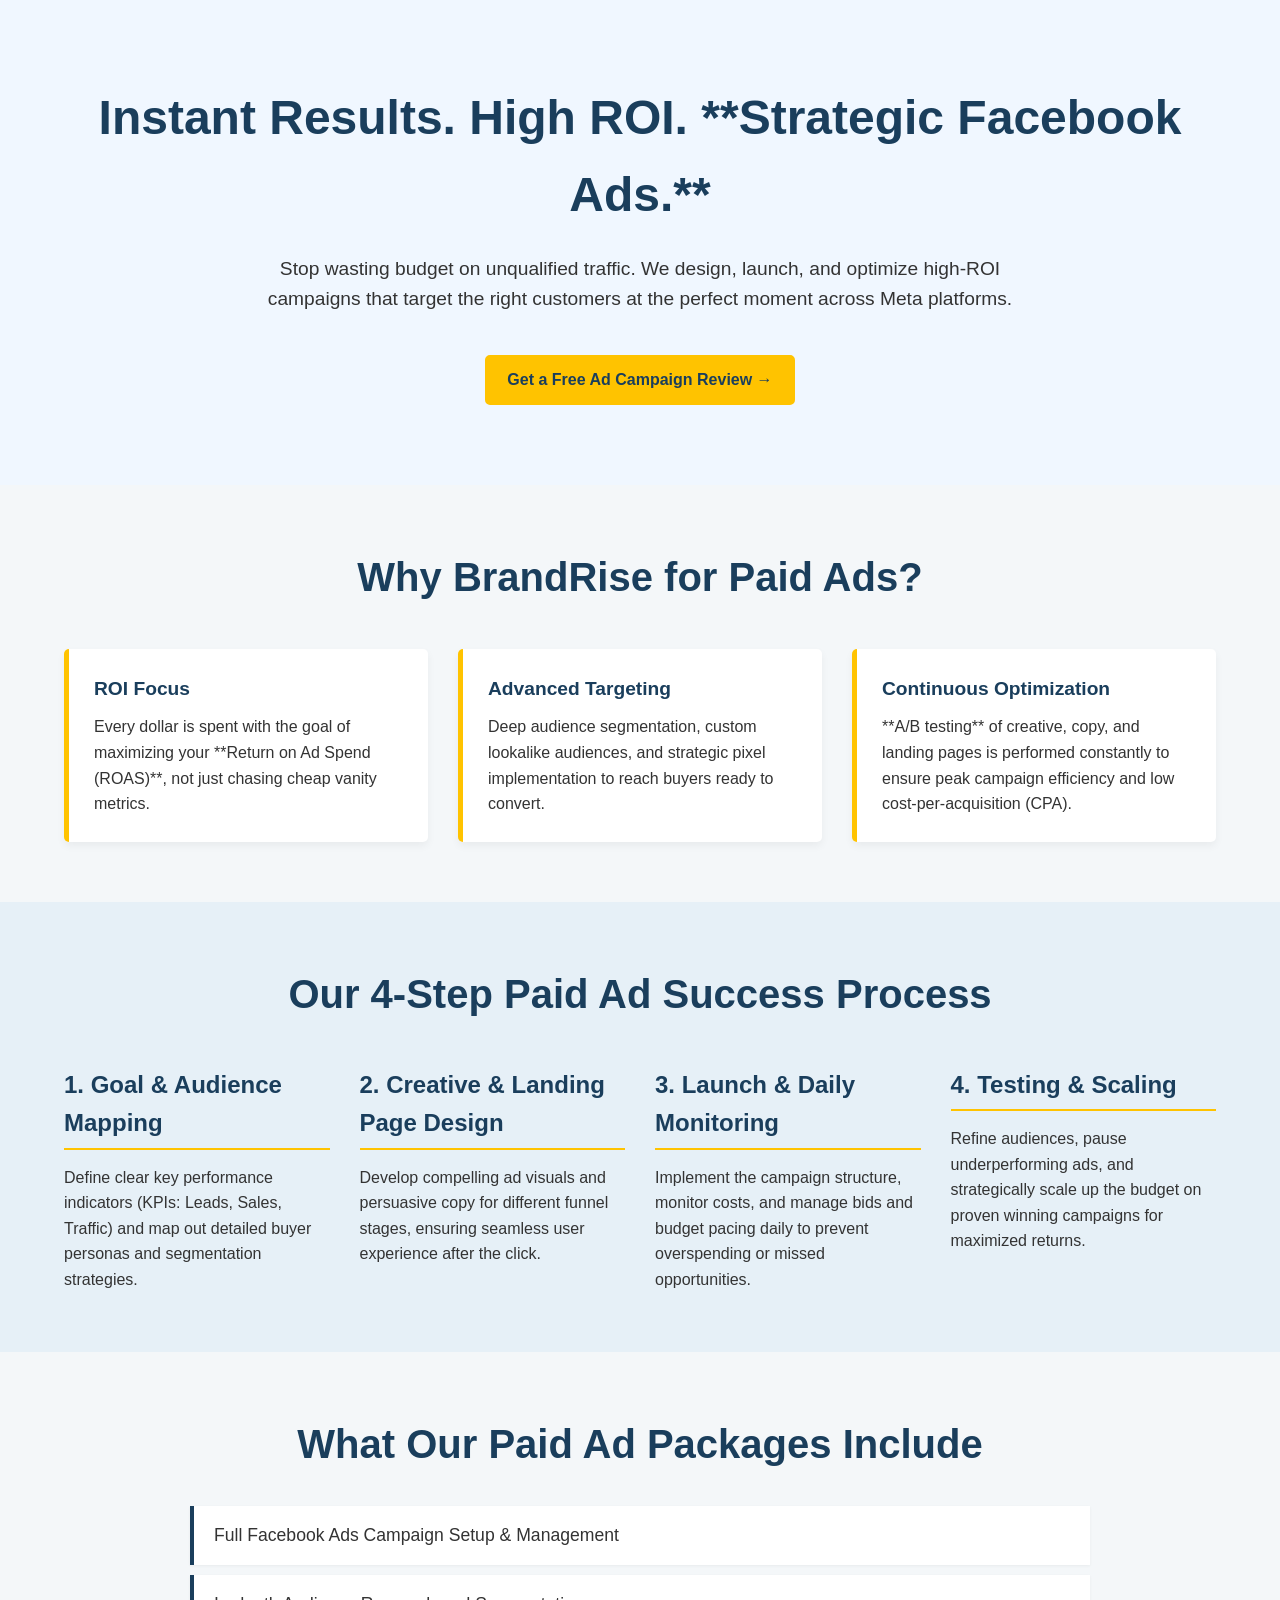
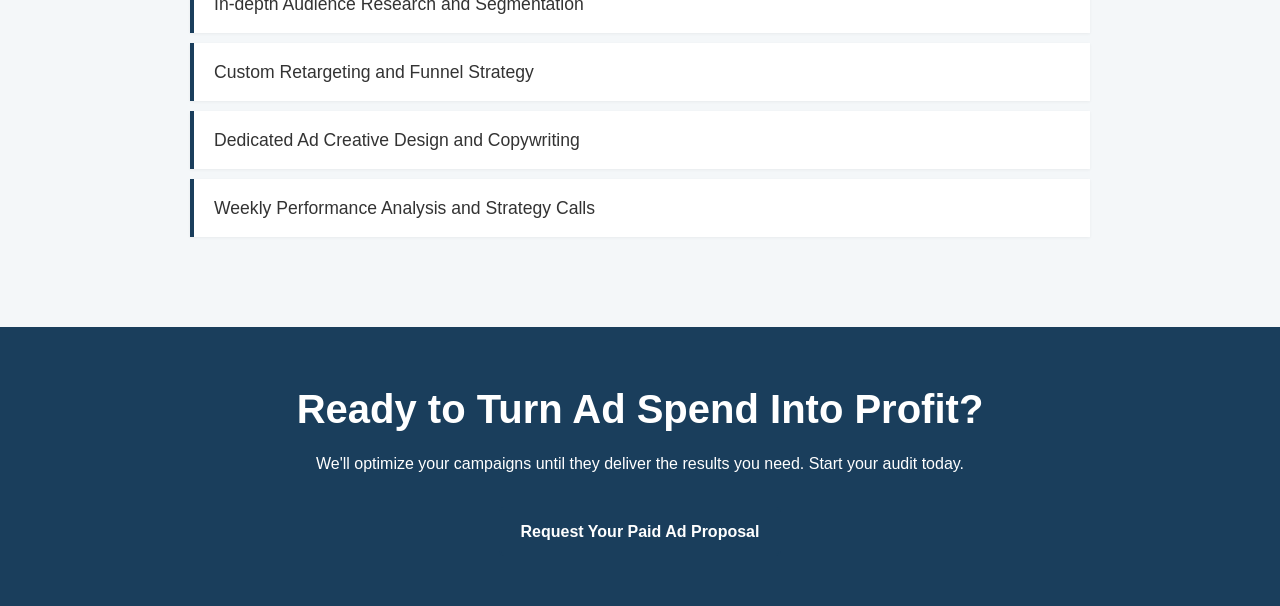
<file: paid-ads.html>
<!DOCTYPE html>
<html lang="en">
<head>
    <meta charset="UTF-8">
    <meta name="viewport" content="width=device-width, initial-scale=1.0">
    <title>Facebook Ads & PPC | BrandRise Digital</title>
    <link rel="stylesheet" href="styles.css">
</head>
<body>
    <main>
        <section class="service-hero">
            <div class="container">
                <h1>Instant Results. High ROI. **Strategic Facebook Ads.**</h1>
                <p class="subhead">Stop wasting budget on unqualified traffic. We design, launch, and optimize high-ROI campaigns that target the right customers at the perfect moment across Meta platforms.</p>
                <a href="#contact-ads" class="primary-cta">Get a Free Ad Campaign Review &rarr;</a>
            </div>
        </section>

        <section class="why-seo">
            <h2>Why BrandRise for Paid Ads?</h2>
            <div class="points-grid">
                <div>
                    <h3>ROI Focus</h3>
                    <p>Every dollar is spent with the goal of maximizing your **Return on Ad Spend (ROAS)**, not just chasing cheap vanity metrics.</p>
                </div>
                <div>
                    <h3>Advanced Targeting</h3>
                    <p>Deep audience segmentation, custom lookalike audiences, and strategic pixel implementation to reach buyers ready to convert.</p>
                </div>
                <div>
                    <h3>Continuous Optimization</h3>
                    <p>**A/B testing** of creative, copy, and landing pages is performed constantly to ensure peak campaign efficiency and low cost-per-acquisition (CPA).</p>
                </div>
            </div>
        </section>

        <section class="seo-process">
            <h2>Our 4-Step Paid Ad Success Process</h2>
            
            <div class="process-steps">
                <div class="step">
                    <h3>1. Goal & Audience Mapping</h3>
                    <p>Define clear key performance indicators (KPIs: Leads, Sales, Traffic) and map out detailed buyer personas and segmentation strategies.</p>
                </div>
                <div class="step">
                    <h3>2. Creative & Landing Page Design</h3>
                    <p>Develop compelling ad visuals and persuasive copy for different funnel stages, ensuring seamless user experience after the click.</p>
                </div>
                <div class="step">
                    <h3>3. Launch & Daily Monitoring</h3>
                    <p>Implement the campaign structure, monitor costs, and manage bids and budget pacing daily to prevent overspending or missed opportunities.</p>
                </div>
                <div class="step">
                    <h3>4. Testing & Scaling</h3>
                    <p>Refine audiences, pause underperforming ads, and strategically scale up the budget on proven winning campaigns for maximized returns.</p>
                </div>
            </div>
        </section>

        <section class="seo-offerings">
            <h2>What Our Paid Ad Packages Include</h2>
            <ul>
                <li>Full Facebook Ads Campaign Setup & Management</li>
                <li>In-depth Audience Research and Segmentation</li>
                <li>Custom Retargeting and Funnel Strategy</li>
                <li>Dedicated Ad Creative Design and Copywriting</li>
                <li>Weekly Performance Analysis and Strategy Calls</li>
            </ul>
        </section>

        <section id="contact-ads" class="cta-banner">
            <h2>Ready to Turn Ad Spend Into Profit?</h2>
            <p>We'll optimize your campaigns until they deliver the results you need. Start your audit today.</p>
            <a href="/contact.html" class="secondary-cta">Request Your Paid Ad Proposal</a>
        </section>
    </main>
    
    </body>
</html>
</file>
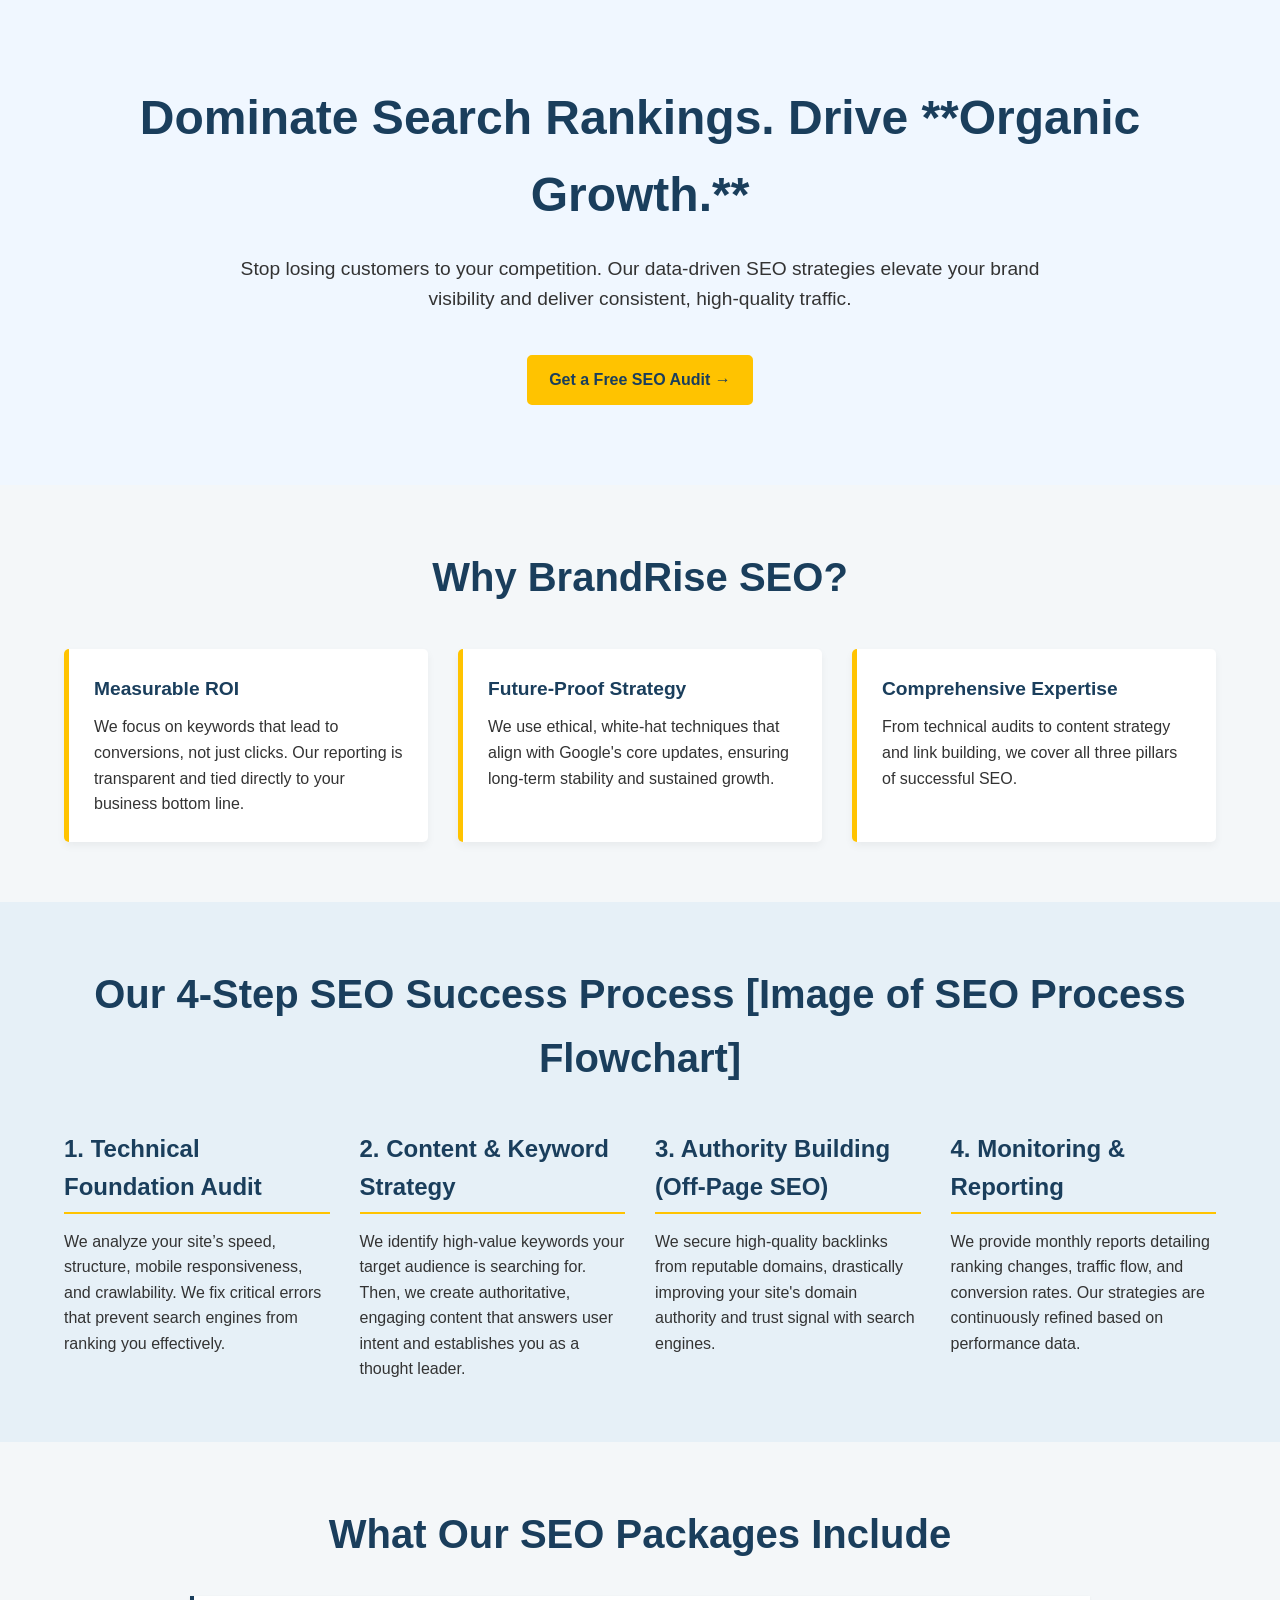
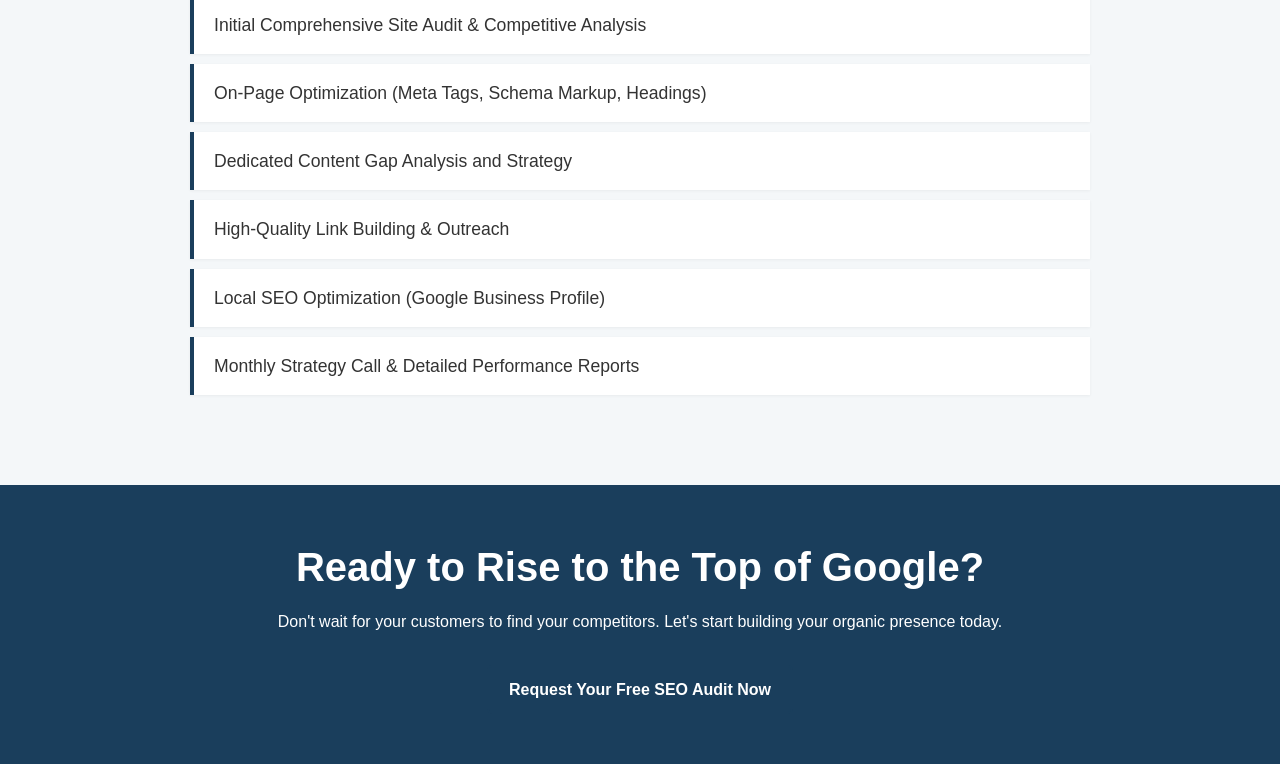
<file: seo.html>
<!DOCTYPE html>
<html lang="en">
<head>
    <meta charset="UTF-8">
    <meta name="viewport" content="width=device-width, initial-scale=1.0">
    <title>SEO Services | BrandRise Digital</title>
    <link rel="stylesheet" href="styles.css">
</head>
<body>
    <main>
        <section class="service-hero">
            <div class="container">
                <h1>Dominate Search Rankings. Drive **Organic Growth.**</h1>
                <p class="subhead">Stop losing customers to your competition. Our data-driven SEO strategies elevate your brand visibility and deliver consistent, high-quality traffic.</p>
                <a href="#contact-seo" class="primary-cta">Get a Free SEO Audit &rarr;</a>
            </div>
        </section>

        <section class="why-seo">
            <h2>Why BrandRise SEO?</h2>
            <div class="points-grid">
                <div>
                    <h3>Measurable ROI</h3>
                    <p>We focus on keywords that lead to conversions, not just clicks. Our reporting is transparent and tied directly to your business bottom line.</p>
                </div>
                <div>
                    <h3>Future-Proof Strategy</h3>
                    <p>We use ethical, white-hat techniques that align with Google's core updates, ensuring long-term stability and sustained growth.</p>
                </div>
                <div>
                    <h3>Comprehensive Expertise</h3>
                    <p>From technical audits to content strategy and link building, we cover all three pillars of successful SEO.</p>
                </div>
            </div>
        </section>

        <section class="seo-process">
            <h2>Our 4-Step SEO Success Process 

[Image of SEO Process Flowchart]
</h2>
            
            <div class="process-steps">
                <div class="step">
                    <h3>1. Technical Foundation Audit</h3>
                    <p>We analyze your site’s speed, structure, mobile responsiveness, and crawlability. We fix critical errors that prevent search engines from ranking you effectively.</p>
                </div>
                <div class="step">
                    <h3>2. Content & Keyword Strategy</h3>
                    <p>We identify high-value keywords your target audience is searching for. Then, we create authoritative, engaging content that answers user intent and establishes you as a thought leader.</p>
                </div>
                <div class="step">
                    <h3>3. Authority Building (Off-Page SEO)</h3>
                    <p>We secure high-quality backlinks from reputable domains, drastically improving your site's domain authority and trust signal with search engines.</p>
                </div>
                <div class="step">
                    <h3>4. Monitoring & Reporting</h3>
                    <p>We provide monthly reports detailing ranking changes, traffic flow, and conversion rates. Our strategies are continuously refined based on performance data.</p>
                </div>
            </div>
        </section>

        <section class="seo-offerings">
            <h2>What Our SEO Packages Include</h2>
            <ul>
                <li>Initial Comprehensive Site Audit & Competitive Analysis</li>
                <li>On-Page Optimization (Meta Tags, Schema Markup, Headings)</li>
                <li>Dedicated Content Gap Analysis and Strategy</li>
                <li>High-Quality Link Building & Outreach</li>
                <li>Local SEO Optimization (Google Business Profile)</li>
                <li>Monthly Strategy Call & Detailed Performance Reports</li>
            </ul>
        </section>

        <section id="contact-seo" class="cta-banner">
            <h2>Ready to Rise to the Top of Google?</h2>
            <p>Don't wait for your customers to find your competitors. Let's start building your organic presence today.</p>
            <a href="/contact.html" class="secondary-cta">Request Your Free SEO Audit Now</a>
        </section>
    </main>
    
    </body>
</html>
</file>
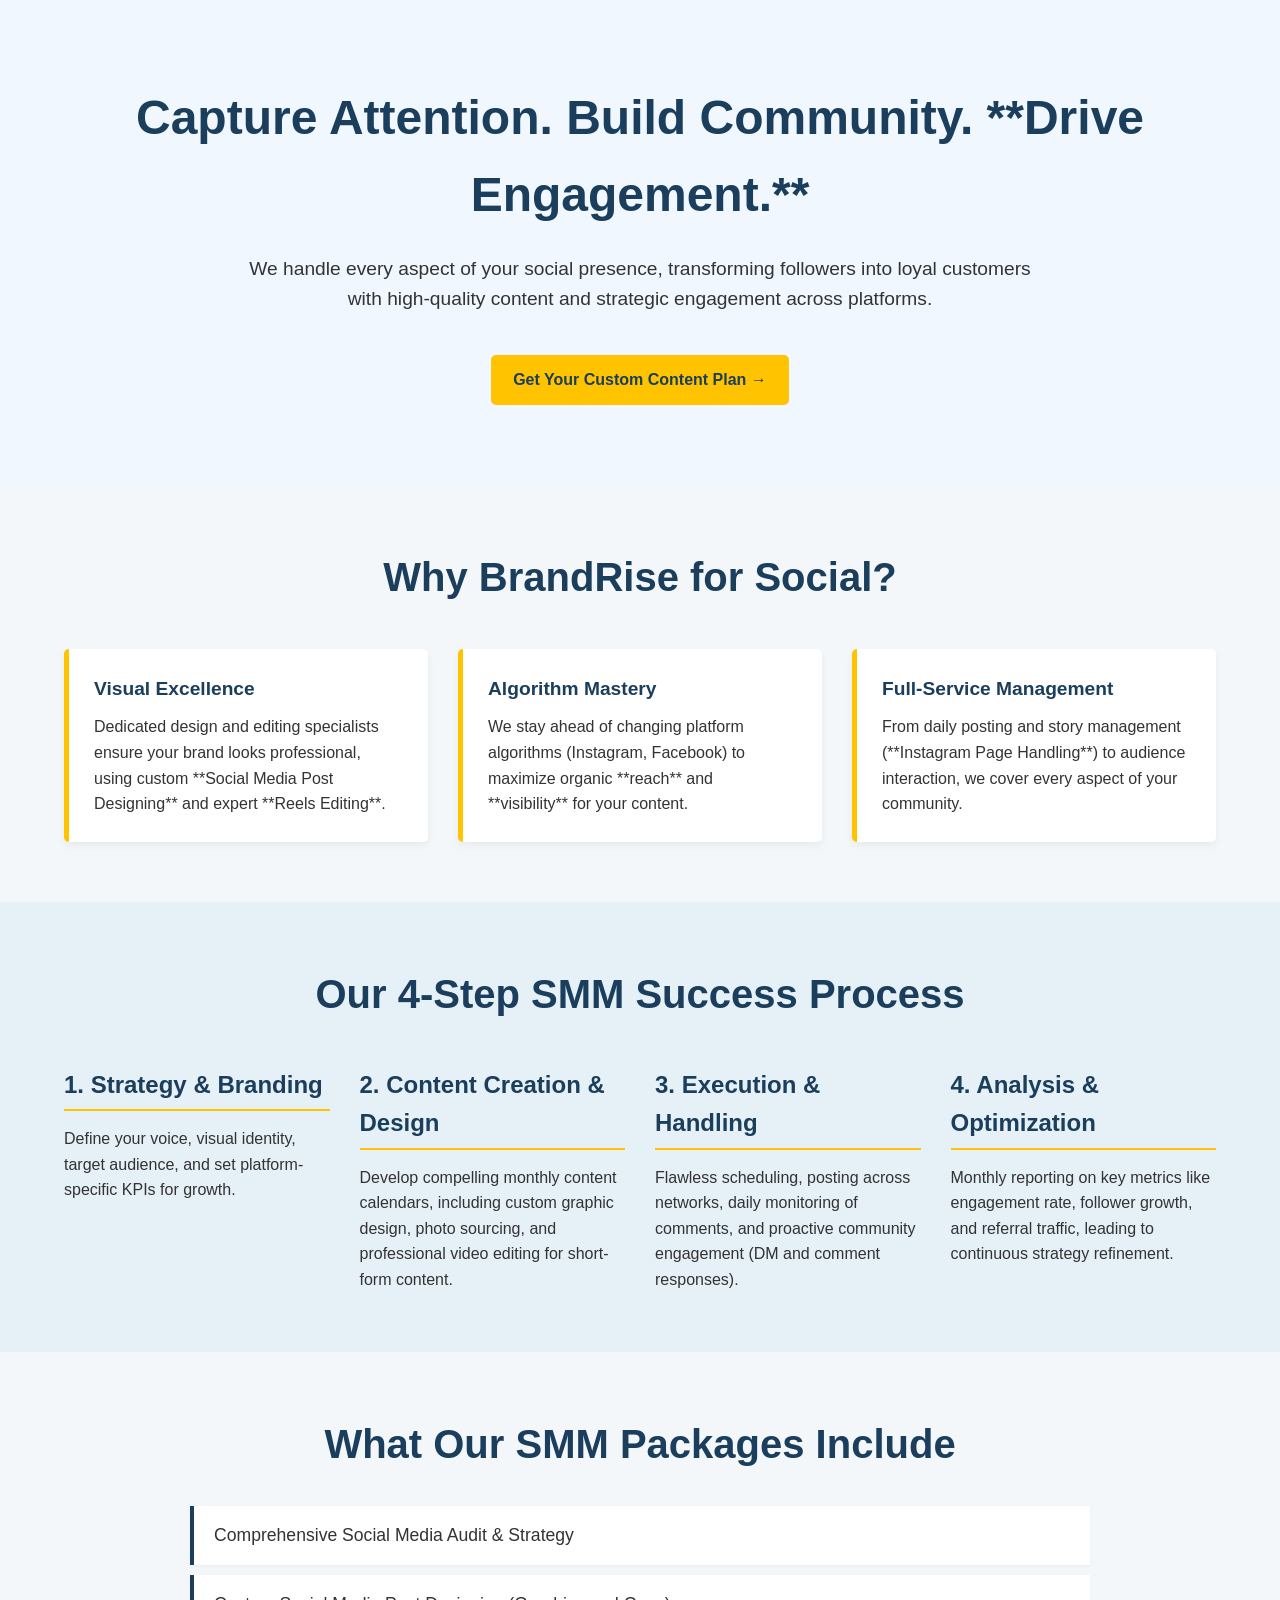
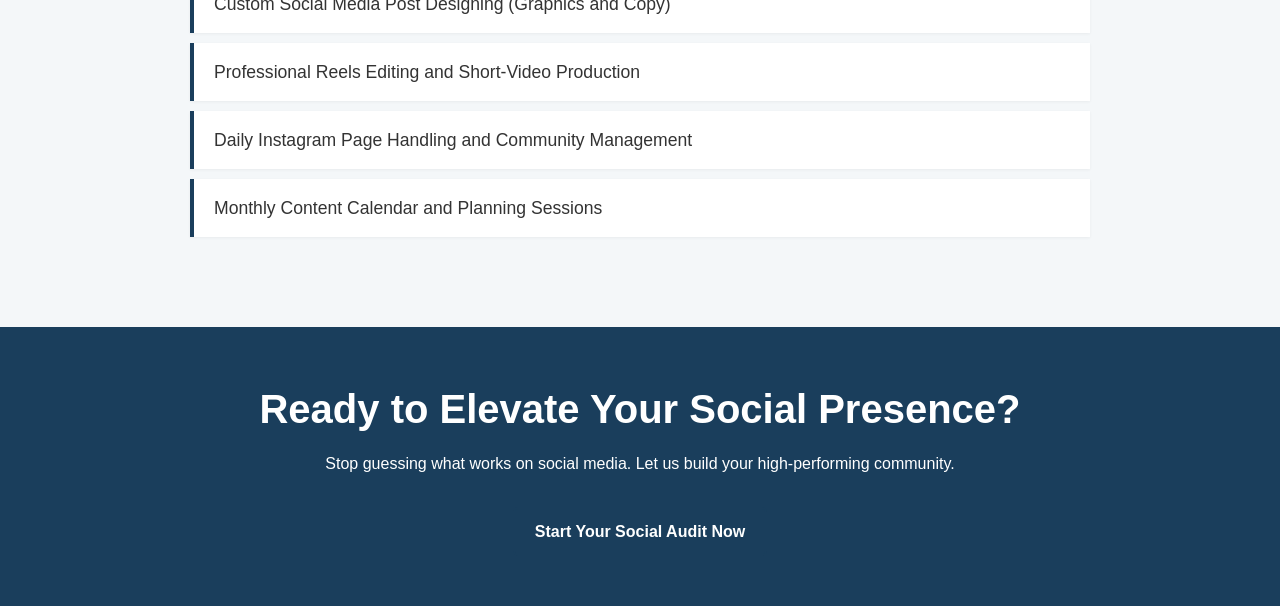
<file: smm.html>
<!DOCTYPE html>
<html lang="en">
<head>
    <meta charset="UTF-8">
    <meta name="viewport" content="width=device-width, initial-scale=1.0">
    <title>Social Media Marketing | BrandRise Digital</title>
    <link rel="stylesheet" href="styles.css">
</head>
<body>
    <main>
        <section class="service-hero">
            <div class="container">
                <h1>Capture Attention. Build Community. **Drive Engagement.**</h1>
                <p class="subhead">We handle every aspect of your social presence, transforming followers into loyal customers with high-quality content and strategic engagement across platforms.</p>
                <a href="#contact-smm" class="primary-cta">Get Your Custom Content Plan &rarr;</a>
            </div>
        </section>

        <section class="why-seo">
            <h2>Why BrandRise for Social?</h2>
            <div class="points-grid">
                <div>
                    <h3>Visual Excellence</h3>
                    <p>Dedicated design and editing specialists ensure your brand looks professional, using custom **Social Media Post Designing** and expert **Reels Editing**.</p>
                </div>
                <div>
                    <h3>Algorithm Mastery</h3>
                    <p>We stay ahead of changing platform algorithms (Instagram, Facebook) to maximize organic **reach** and **visibility** for your content.</p>
                </div>
                <div>
                    <h3>Full-Service Management</h3>
                    <p>From daily posting and story management (**Instagram Page Handling**) to audience interaction, we cover every aspect of your community.</p>
                </div>
            </div>
        </section>

        <section class="seo-process">
            <h2>Our 4-Step SMM Success Process</h2>
            
            <div class="process-steps">
                <div class="step">
                    <h3>1. Strategy & Branding</h3>
                    <p>Define your voice, visual identity, target audience, and set platform-specific KPIs for growth.</p>
                </div>
                <div class="step">
                    <h3>2. Content Creation & Design</h3>
                    <p>Develop compelling monthly content calendars, including custom graphic design, photo sourcing, and professional video editing for short-form content.</p>
                </div>
                <div class="step">
                    <h3>3. Execution & Handling</h3>
                    <p>Flawless scheduling, posting across networks, daily monitoring of comments, and proactive community engagement (DM and comment responses).</p>
                </div>
                <div class="step">
                    <h3>4. Analysis & Optimization</h3>
                    <p>Monthly reporting on key metrics like engagement rate, follower growth, and referral traffic, leading to continuous strategy refinement.</p>
                </div>
            </div>
        </section>

        <section class="seo-offerings">
            <h2>What Our SMM Packages Include</h2>
            <ul>
                <li>Comprehensive Social Media Audit & Strategy</li>
                <li>Custom Social Media Post Designing (Graphics and Copy)</li>
                <li>Professional Reels Editing and Short-Video Production</li>
                <li>Daily Instagram Page Handling and Community Management</li>
                <li>Monthly Content Calendar and Planning Sessions</li>
            </ul>
        </section>

        <section id="contact-smm" class="cta-banner">
            <h2>Ready to Elevate Your Social Presence?</h2>
            <p>Stop guessing what works on social media. Let us build your high-performing community.</p>
            <a href="/contact.html" class="secondary-cta">Start Your Social Audit Now</a>
        </section>
    </main>
    
    </body>
</html>
</file>
<file: styles.css>
/* Universal Reset and Fonts */
* {
    margin: 0;
    padding: 0;
    box-sizing: border-box;
}

body {
    font-family: 'Poppins', sans-serif;
    color: #333;
    line-height: 1.6;
    background-color: #f4f7f9;
}

/* Variables (for easy brand color changes) */
:root {
    --brand-blue: #1A3E5C; /* Dark, professional blue */
    --brand-accent: #FFC300; /* Yellow/Gold for highlights (matches the bar chart/arrow) */
    --light-bg: #FFFFFF;
}

/* --- Navigation & Header --- */
.main-header {
    background-color: var(--light-bg);
    color: var(--brand-blue);
    padding: 15px 5%;
    display: flex;
    justify-content: space-between;
    align-items: center;
    box-shadow: 0 2px 4px rgba(0, 0, 0, 0.05);
}

.logo {
    font-size: 1.8em;
    font-weight: 700;
}

.desktop-nav a {
    color: var(--brand-blue);
    text-decoration: none;
    margin-left: 25px;
    font-weight: 600;
    transition: color 0.3s;
}

.desktop-nav a:hover {
    color: var(--brand-accent);
}

.menu-toggle { /* Hide on desktop */
    display: none;
}

/* --- Call-to-Action Buttons --- */
.cta-button, .primary-cta, .secondary-cta {
    padding: 10px 20px;
    border-radius: 5px;
    text-decoration: none;
    font-weight: 600;
    text-align: center;
    transition: background-color 0.3s, transform 0.2s;
    display: inline-block;
}

.cta-button, .primary-cta {
    background-color: var(--brand-accent);
    color: var(--brand-blue);
    border: 2px solid var(--brand-accent);
}

.primary-cta:hover, .cta-button:hover {
    background-color: #e5b000; /* Darker accent */
    transform: translateY(-2px);
}

.secondary-cta {
    background-color: var(--brand-blue);
    color: var(--light-bg);
    border: 2px solid var(--brand-blue);
    margin-top: 30px;
}

.secondary-cta:hover {
    background-color: #112d45;
}

/* --- Hero Section --- */
.hero-section {
    background-color: var(--brand-blue);
    color: var(--light-bg);
    padding: 100px 5%;
    text-align: center;
    display: flex;
    flex-direction: column;
    align-items: center;
}

.hero-content h1 {
    font-size: 3.5em;
    margin-bottom: 15px;
}

.hero-content p {
    font-size: 1.3em;
    margin-bottom: 30px;
    max-width: 800px;
}

.trust-bar {
    margin-top: 40px;
    font-size: 0.9em;
    opacity: 0.8;
}

/* --- General Section Styling --- */
section {
    padding: 80px 5%;
}

h2 {
    font-size: 2.5em;
    color: var(--brand-blue);
    text-align: center;
    margin-bottom: 10px;
}

.section-subtitle {
    text-align: center;
    margin-bottom: 50px;
    font-size: 1.1em;
    color: #555;
}

/* --- Services Grid --- */
.services-grid {
    display: grid;
    grid-template-columns: repeat(auto-fit, minmax(280px, 1fr));
    gap: 30px;
    max-width: 1200px;
    margin: 0 auto;
}

.service-card {
    background-color: var(--light-bg);
    padding: 30px;
    border-radius: 8px;
    box-shadow: 0 5px 15px rgba(0, 0, 0, 0.08);
    transition: transform 0.3s;
    border-top: 4px solid var(--brand-accent);
}

.service-card:hover {
    transform: translateY(-5px);
    box-shadow: 0 10px 20px rgba(0, 0, 0, 0.15);
}

.service-card h3 {
    color: var(--brand-blue);
    margin-bottom: 15px;
    font-size: 1.4em;
}

/* --- Case Study Preview --- */
.case-study-preview {
    background-color: #e6f0f7; /* Light blue background */
    text-align: center;
}

.case-study-box {
    background-color: var(--brand-blue);
    color: var(--light-bg);
    padding: 40px;
    margin: 40px auto;
    max-width: 800px;
    border-radius: 8px;
    font-style: italic;
    position: relative;
}

.case-study-box p {
    font-size: 1.4em;
    margin-bottom: 10px;
}

.client-name {
    display: block;
    margin-top: 20px;
    font-style: normal;
    font-weight: 600;
    color: var(--brand-accent);
}

/* --- Footer & Contact --- */
footer {
    background-color: var(--brand-blue);
    color: var(--light-bg);
    padding: 60px 5%;
}

.footer-content {
    display: flex;
    justify-content: space-between;
    gap: 40px;
    max-width: 1200px;
    margin: 0 auto;
}

.contact-form-area {
    flex: 1;
    min-width: 300px;
}

.contact-form-area h3 {
    font-size: 1.8em;
    margin-bottom: 20px;
    color: var(--brand-accent);
}

.contact-form-area form input, .contact-form-area form textarea {
    width: 100%;
    padding: 15px;
    margin-bottom: 15px;
    border: none;
    border-radius: 5px;
    font-size: 1em;
}

.contact-form-area form textarea {
    resize: vertical;
    min-height: 100px;
}

.footer-info {
    flex: 1;
    text-align: right;
    display: flex;
    flex-direction: column;
    justify-content: flex-start;
}

/* --- Media Queries (For Responsiveness) --- */
@media (max-width: 900px) {
    .desktop-nav {
        display: none; /* Hide desktop menu */
    }

    .menu-toggle {
        display: block; /* Show hamburger menu */
        background: none;
        border: none;
        color: var(--brand-blue);
        font-size: 2em;
        cursor: pointer;
    }
    
    .hero-content h1 {
        font-size: 2.5em;
    }

    .footer-content {
        flex-direction: column;
        align-items: center;
    }

    .footer-info {
        text-align: center;
        margin-top: 30px;
    }
}






/* --- Modal Styles --- */

/* The Modal (background) */
.modal {
    display: none; /* Hidden by default */
    position: fixed; /* Stay in place */
    z-index: 1000; /* Sit on top of everything */
    left: 0;
    top: 0;
    width: 100%; /* Full width */
    height: 100%; /* Full height */
    overflow: auto; /* Enable scroll if needed */
    background-color: rgba(0,0,0,0.7); /* Black w/ opacity */
    padding-top: 60px;
}

/* Modal Content/Box */
.modal-content {
    background-color: var(--light-bg);
    margin: 5% auto; /* 5% from the top and centered */
    padding: 30px;
    border: 1px solid #888;
    width: 80%; /* Could be more or less, depending on screen size */
    max-width: 800px;
    border-radius: 8px;
    box-shadow: 0 5px 15px rgba(0, 0, 0, 0.3);
}

/* The Close Button */
.close-button {
    color: #aaa;
    float: right;
    font-size: 28px;
    font-weight: bold;
    cursor: pointer;
}

.close-button:hover,
.close-button:focus {
    color: var(--brand-blue);
    text-decoration: none;
    cursor: pointer;
}

.modal-body h2 {
    color: var(--brand-blue);
    margin-bottom: 25px;
    text-align: left;
    font-size: 2em;
}

.modal-body h3 {
    color: var(--brand-accent);
    margin-top: 20px;
    font-size: 1.3em;
}

.modal-body ul {
    list-style-type: none;
    padding: 10px 0;
}

.modal-body li {
    padding-left: 25px;
    margin-bottom: 8px;
    position: relative;
}

.modal-body li:before {
    content: "✔️"; /* Checkmark icon */
    color: var(--brand-blue);
    position: absolute;
    left: 0;
}

.about-section p {
    margin-bottom: 15px;
}

/* Media query for smaller screens */
@media (max-width: 600px) {
    .modal-content {
        width: 95%;
        margin: 20px auto;
        padding: 20px;
    }
}








/* --- Service Page Layout --- */
.service-hero {
    background-color: #f0f7ff; /* Very light blue background */
    padding: 80px 5%;
    text-align: center;
}

.service-hero h1 {
    color: var(--brand-blue);
    font-size: 3em;
}

.service-hero .subhead {
    font-size: 1.2em;
    max-width: 800px;
    margin: 20px auto 40px;
}

/* --- Why SEO Grid --- */
.why-seo {
    padding: 60px 5%;
    text-align: center;
}

.points-grid {
    display: grid;
    grid-template-columns: repeat(auto-fit, minmax(280px, 1fr));
    gap: 30px;
    margin-top: 40px;
}

.points-grid div {
    background-color: var(--light-bg);
    padding: 25px;
    border-radius: 5px;
    border-left: 5px solid var(--brand-accent);
    box-shadow: 0 4px 8px rgba(0, 0, 0, 0.05);
    text-align: left;
}

.points-grid h3 {
    color: var(--brand-blue);
    margin-bottom: 10px;
    font-size: 1.2em;
}

/* --- SEO Process Steps --- */
.seo-process {
    background-color: #e6f0f7;
    padding: 60px 5%;
}

.process-steps {
    display: grid;
    grid-template-columns: repeat(auto-fit, minmax(250px, 1fr));
    gap: 30px;
    margin-top: 40px;
}

.step h3 {
    color: var(--brand-blue);
    font-size: 1.5em;
    margin-bottom: 15px;
    border-bottom: 2px solid var(--brand-accent);
    padding-bottom: 5px;
}

/* --- SEO Offerings List --- */
.seo-offerings {
    padding: 60px 5%;
}

.seo-offerings ul {
    max-width: 900px;
    margin: 30px auto;
    list-style: none;
    padding: 0;
}

.seo-offerings li {
    background-color: var(--light-bg);
    padding: 15px 20px;
    margin-bottom: 10px;
    border-left: 4px solid var(--brand-blue);
    font-size: 1.1em;
    box-shadow: 0 1px 3px rgba(0, 0, 0, 0.05);
}

/* --- CTA Banner --- */
.cta-banner {
    background-color: var(--brand-blue);
    color: var(--light-bg);
    text-align: center;
    padding: 50px 5%;
}

.cta-banner h2 {
    color: var(--light-bg);
    margin-bottom: 10px;
}







/* --- Case Study Preview (Additional Styles) --- */

.case-study-summary {
    background-color: var(--light-bg);
    padding: 40px;
    margin: 40px auto;
    max-width: 900px;
    border-radius: 8px;
    box-shadow: 0 5px 15px rgba(0, 0, 0, 0.1);
    text-align: center;
}

.case-study-summary h3 {
    color: var(--brand-blue);
    font-size: 1.6em;
    margin-bottom: 10px;
}

.case-study-summary p {
    font-size: 1.1em;
    margin-bottom: 30px;
}

.results-grid {
    display: flex;
    justify-content: space-around;
    gap: 20px;
    margin-bottom: 30px;
}

.metric-box {
    flex-basis: 30%;
    border-right: 1px solid #ddd;
    padding: 0 15px;
}

.metric-box:last-child {
    border-right: none;
}

.result-number {
    font-size: 2.5em;
    font-weight: 700;
    color: var(--brand-accent);
    line-height: 1.1;
}

.result-label {
    font-size: 0.9em;
    text-transform: uppercase;
    color: #777;
    margin-top: 5px;
}

.client-name {
    display: block;
    margin-top: 20px;
    font-style: italic;
    font-weight: 500;
    color: var(--brand-blue);
}

/* Adjust for Mobile */
@media (max-width: 600px) {
    .results-grid {
        flex-direction: column;
    }
    .metric-box {
        border-right: none;
        border-bottom: 1px solid #ddd;
        padding-bottom: 15px;
        margin-bottom: 15px;
    }
    .metric-box:last-child {
        border-bottom: none;
    }
}








/* --- Logo Styling --- */
.brand-logo {
    height: 100px; /* Adjust this value to make the logo smaller or larger */
    width: auto; /* Maintain aspect ratio */
    display: block; /* Helps with layout */
}

/* You might want to slightly adjust the header padding if the logo seems too big/small for it */
.main-header {
    /* Existing styles */
    padding: 15px 5%; /* Keep padding consistent, adjust height if needed */
}

/* On smaller screens, the logo might need to be slightly smaller */
@media (max-width: 600px) {
    .brand-logo {
        height: 40px; /* Smaller logo on mobile for better fit */
    }
}











/* --- SCROLL REVEAL ANIMATION STYLES --- */

/* 1. Initial State: Hidden and slightly offset */
.scroll-reveal {
    opacity: 0; /* Starts invisible */
    transform: translateY(30px); /* Starts 30px lower than its final position */
    transition: opacity 0.8s ease-out, transform 0.8s ease-out; /* Smooth transition */
}

/* 2. Final State: Visible and in position */
.scroll-reveal.visible {
    opacity: 1; /* Becomes fully visible */
    transform: translateY(0); /* Moves to its natural position */
}

/* Optional: Add slight delay to subsequent items in grids */
.services-grid .scroll-reveal {
    transition-delay: 0.1s;
}
.services-grid a:nth-child(2) .scroll-reveal { transition-delay: 0.2s; }
.services-grid a:nth-child(3) .scroll-reveal { transition-delay: 0.3s; }
.services-grid a:nth-child(4) .scroll-reveal { transition-delay: 0.4s; }
/* ... continue for all grid items if needed, or stick to the main section effect */
</file>
